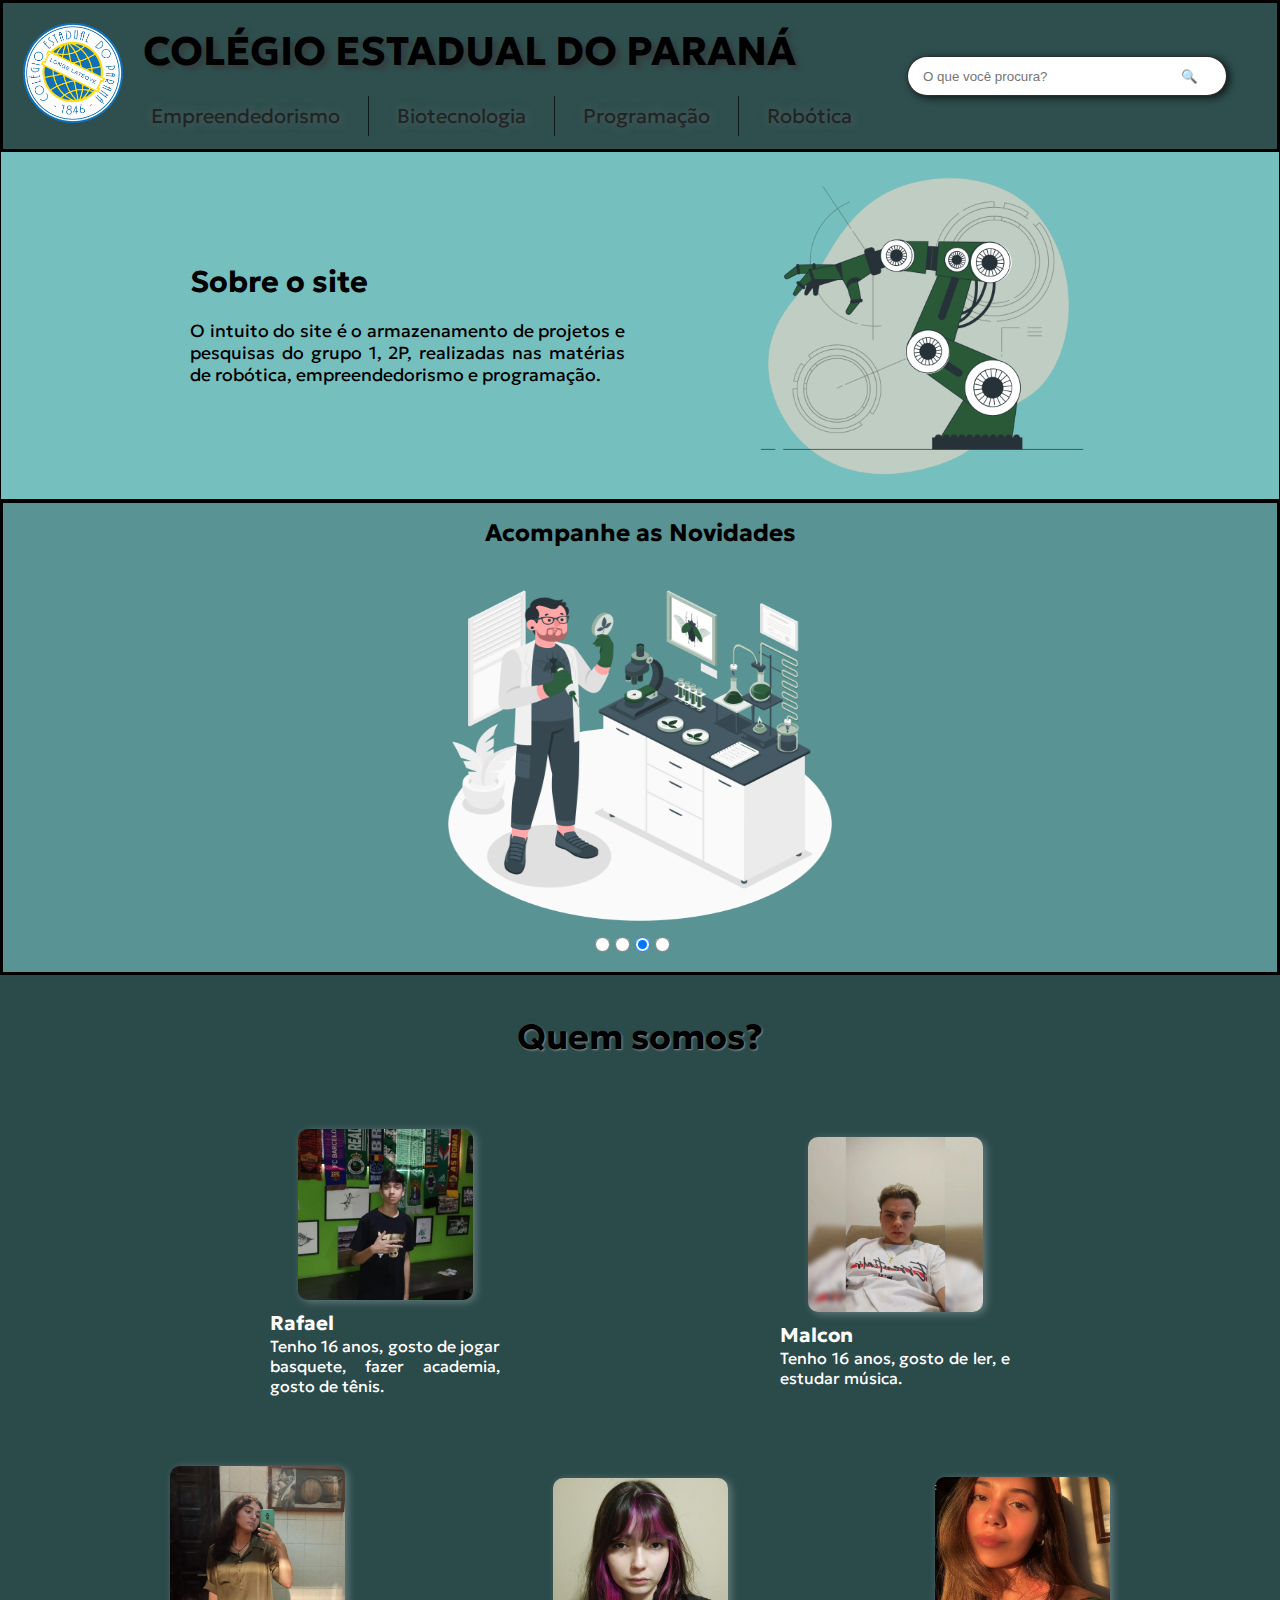
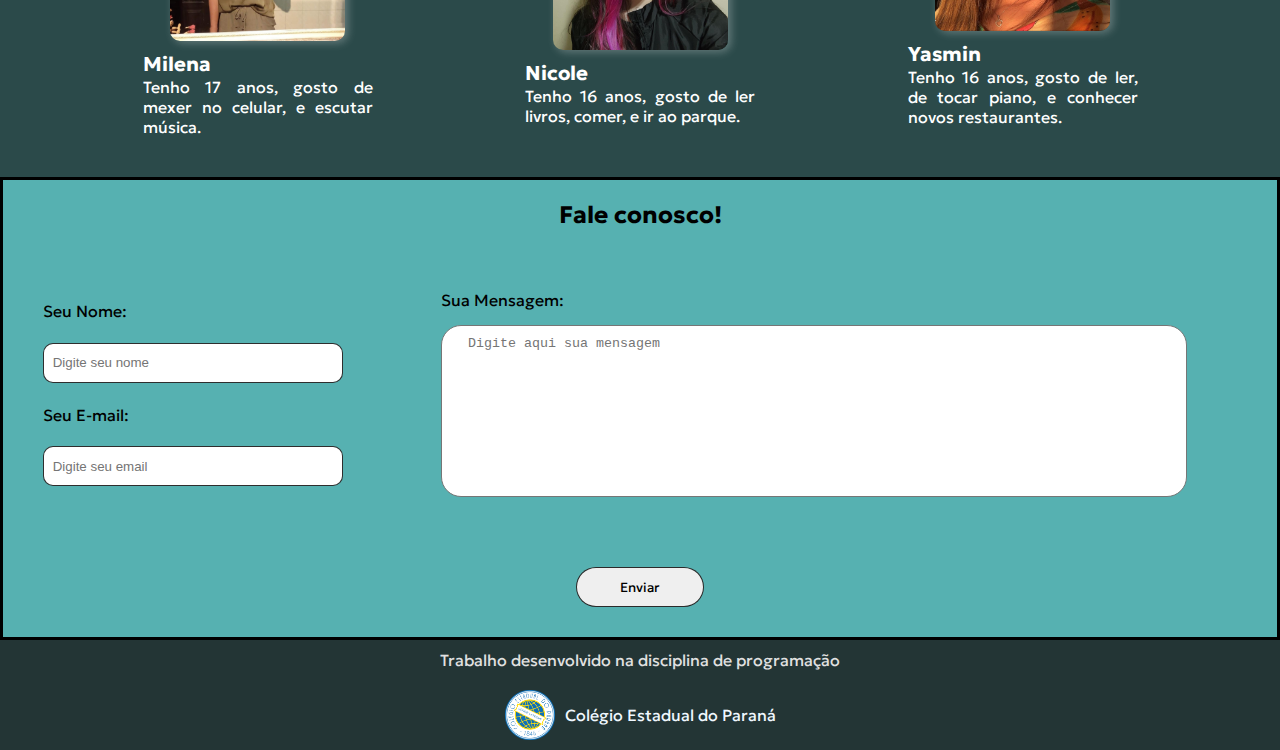
<file: index.html>
<!DOCTYPE html>
<html lang="pt-br">
<head>
    <meta charset="UTF-8">
    <meta name="viewport" content="width=device-width, initial-scale=1.0">
    <title>Projetos - Grupo 1</title>
    <link rel="stylesheet" href="CSS/style.css">
    <link rel="shortcut icon" href="Imagens/logonova.png" type="image/x-icon">
    <link rel="stylesheet" href="https://fonts.googleapis.com/css2?family=Material+Symbols+Outlined:opsz,wght,FILL,GRAD@20..48,100..700,0..1,-50..200" />
    <script>
        window.onload = function() {
            window.location.href = '#cabeçalho'; 
        };
    </script>
</head>
<body>
    <header id="cabeçalho">
        <div class="inicio">
            <div class="inicio-mobile">
                <img id="burger" src="Imagens/menu-aberto.png" alt="Menu" onclick="clickMenu()">
                <a href="https://www.cep.pr.gov.br/" target="_blank"><img id="logo" src="Imagens/logonova.png" alt="Logo-CEP"></a>
            </div>
            <div class="menu">
                <div class="menu-mobile">
                    <div class="navbar">
                        <nav>
                            <ul class="menu-list">
                                <li><a href="empreendedorismo.html">Empreendedorismo</a></li>
                                <li><a href="biotecnologia.html">Biotecnologia</a></li>
                                <li><a href="programacao.html">Programação</a></li>
                                <li><a href="robotica.html">Robótica</a></li>
                            </ul>
                        </nav>
                    </div>
                 </div>
                <nav class="bar">
                    <a href="https://www.cep.pr.gov.br/" target="_blank"><img id="logo-pc" src="Imagens/logonova.png" alt="Logo-CEP"></a>
                    <div class="home">
                        <h1>COLÉGIO ESTADUAL DO PARANÁ</h1>
                        <ul class="menu-list">
                            <li><a href="empreendedorismo.html">Empreendedorismo</a></li>
                            <li><a href="biotecnologia.html">Biotecnologia</a></li>
                            <li><a href="programacao.html">Programação</a></li>
                            <li><a href="robotica.html">Robótica</a></li>
                        </ul>
                    </div>
                </nav>
                <input type="search" id="searchInput" placeholder="O que você procura?                                    🔍">   
        </div>
    </div>
    <script>
        function clickMenu() {
            
            let navbar = document.querySelector('.navbar')
            
            if(navbar.style.display == 'block') {
                
                navbar.style.display = 'none'
                
            } else {
                
                navbar.style.display = 'block'
            }
    
        }
       
    </script>
    </header>

    <main>
        <article>
            <div class="texto">
                <h1>Sobre o site</h1> <br>
                <p>O intuito do site é o armazenamento de projetos e pesquisas do grupo 1, 2P, realizadas nas matérias de robótica, empreendedorismo e programação.</p>
            </div>
            <img src="Imagens/Robot-arm-bro.png" alt="Foto robótica">
        </article> 
        
        <section id="slides">
            <h2>Acompanhe as Novidades</h2>
            <div class="slide-list">
                <ul class="lista-fotos" style="left: calc(-400%);">
                    <li>
                        <a href="empreendedorismo.html">
                            <img class="redondo" src="Imagens/brand-communication-amico.png" alt="Slide-2">
                        </a>
                    </li>
                    <li>
                        <a href="biotecnologia.html">
                            <img class="redondo" src="Imagens/Biologist-amico.png" alt="Slide-3">
                        </a>
                    </li>
                    <li>
                        <a href="programacao.html">
                            <img class="redondo" src="Imagens/Open-source-amico.png" alt="Slide-4">
                        </a>
                    </li>
                    <li>
                        <a href="robotica.html">
                            <img class="redondo" src="Imagens/Robotics-pana.png" alt="Slide-1">
                        </a>
                    </li>
                </ul>
            </div>

            <div id="bolinhas">
                <input type="radio" class="slides-bolinha" name="bolinha" checked>
                <input type="radio" class="slides-bolinha" name="bolinha">
                <input type="radio" class="slides-bolinha" name="bolinha">
                <input type="radio" class="slides-bolinha" name="bolinha">
            </div>
        </section>
        <script>
            
        const slideControllers = document.querySelectorAll('.slides-bolinha');
        const slidesList = document.querySelector('.lista-fotos');
        let currentSlide = 0;

        slideControllers.forEach((controller, index) => {
            controller.addEventListener('click', () => {
                currentSlide = index;
                slidesList.style.left = `calc(${index} * -100%)`;
            });
        });

        function autoChangeSlide() {
            currentSlide = (currentSlide + 1) % slideControllers.length;
            slideControllers[currentSlide].checked = true;
            slidesList.style.left = `calc(${currentSlide} * -100%)`;
        }

        autoChangeSlide();
        setInterval(autoChangeSlide, 10000);
    
        </script>
        <section id="integrantes">
            <h2>Quem somos?</h2>

            <div class="int-1">
                <figure>
                    <img class="rafael" src="Imagens/rafael-foto.jpg" alt="Foto-Rafael">
                    <figcaption>
                        <strong>Rafael</strong> <br>
                        Tenho 16 anos, gosto de jogar basquete, fazer academia, gosto de tênis.
                    </figcaption>
                </figure>
                <figure>
                    <img src="Imagens/Malcon-Foto.jpeg" alt="Foto-Malcon">
                    <figcaption>
                        <strong>Malcon</strong> <br>
                        Tenho 16 anos, gosto de ler, e estudar música.
                    </figcaption>
                </figure>
            </div>

            <div class="int-2">
                <figure>
                    <img class="milena" src="Imagens/Milena-foto.jpg" alt="Foto-Milena">
                    <figcaption>
                        <strong>Milena</strong> <br>
                        Tenho 17 anos, gosto de mexer no celular, e escutar música.
                    </figcaption>
                </figure>
                <figure>
                    <img src="Imagens/Nicole-Foto.jpeg" alt="Foto-Nicole">
                    <figcaption>
                        <strong>Nicole</strong> <br>
                        Tenho 16 anos, gosto de ler livros, comer, e ir ao parque.
                    </figcaption>
                </figure>
                <figure>
                    <img src="Imagens/Yasmin-Foto.jpeg" alt="Foto-Yasmin">
                    <figcaption>
                        <strong>Yasmin</strong> <br>
                        Tenho 16 anos, gosto de ler, de tocar piano, e conhecer novos restaurantes.
                    </figcaption>
                </figure>
            </div>

        </section>

        <section id="formulario">
            <h2>Fale conosco!</h2>
            <form action="https://formspree.io/f/meqboypg" method="POST">
                
                <div class="form">
                    <div class="name-email">
                        <label for="nome">Seu Nome:</label>
                        <input type="text" name="name" id="nome" placeholder=" Digite seu nome" required autocomplete="name" autofocus>
                        <label for="email">Seu E-mail:</label>
                        <input type="email" name="mail" id="email" placeholder=" Digite seu email" required autocomplete="email">
                    </div>
                    <div class="msg">
                        <label for="mensagem">Sua Mensagem:</label>
                        <textarea name="message" id="mensagem" cols="30" rows="10" placeholder="  Digite aqui sua mensagem" required minlength="5" maxlength="100" ></textarea>
                    </div>
                </div>

                <input type="submit" id="acionar" name="submeter" value="Enviar">
        
            </form>
        </section>
    </main>
    <footer>
        <p class="text-footer">Trabalho desenvolvido na disciplina de programação</p> 
        <p class="cep"><img src="Imagens/logonova.png" alt="Logo-CEP"> <a href="https://www.cep.pr.gov.br/">Colégio Estadual do Paraná</a></p>
    </footer>
</body>
</html>
</file>
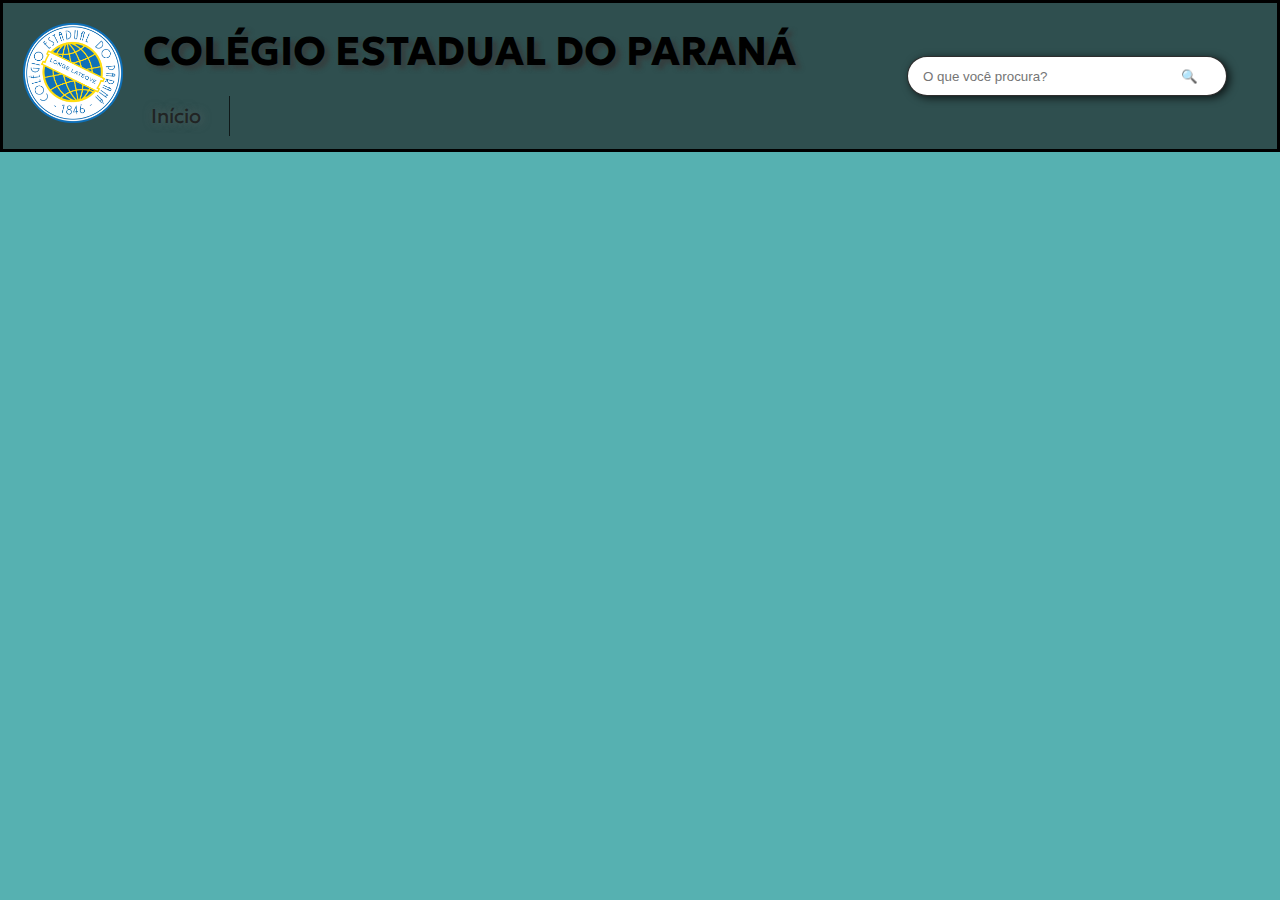
<file: biotecnologia.html>
<!DOCTYPE html>
<html lang="pt-br">
<head>
    <meta charset="UTF-8">
    <meta name="viewport" content="width=device-width, initial-scale=1.0">
    <title>Biotecnologia</title>
    <link rel="stylesheet" href="CSS/style.css">
    <link rel="shortcut icon" href="Imagens/logonova.png" type="image/x-icon">
    <script>
        window.onload = function() {
            window.location.href = '#cabeçalho'; 
        };
    </script>
</head>
<body>
    <header id="cabeçalho">
        <div class="inicio">
            <div class="inicio-mobile">
                <img id="burger" src="Imagens/menu-aberto.png" alt="Menu" onclick="clickMenu()">
                <a href="https://www.cep.pr.gov.br/" target="_blank"><img id="logo" src="Imagens/logonova.png" alt="Logo-CEP"></a>
            </div>
            <div class="menu">
                <div class="menu-mobile">
                    <div class="navbar">
                        <nav>
                            <ul class="menu-list">
                                <li><a href="index.html">Início</a></li>
                            </ul>
                        </nav>
                    </div>
                 </div>
                <nav class="bar">
                    <a href="https://www.cep.pr.gov.br/" target="_blank"><img id="logo-pc" src="Imagens/logonova.png" alt="Logo-CEP"></a>
                    <div class="home">
                        <h1>COLÉGIO ESTADUAL DO PARANÁ</h1>
                        <ul class="menu-list">
                            <li><a href="index.html">Início</a></li>
                        </ul>
                    </div>
                </nav>
                <input type="search" id="searchInput" placeholder="O que você procura?                                    🔍">   
        </div>
    </div>
    <script>
        function clickMenu() {
            
            let navbar = document.querySelector('.navbar')
            
            if(navbar.style.display == 'block') {
                
                navbar.style.display = 'none'
                
            } else {
                
                navbar.style.display = 'block'
            }
    
        }

        
       
    </script>
</file>
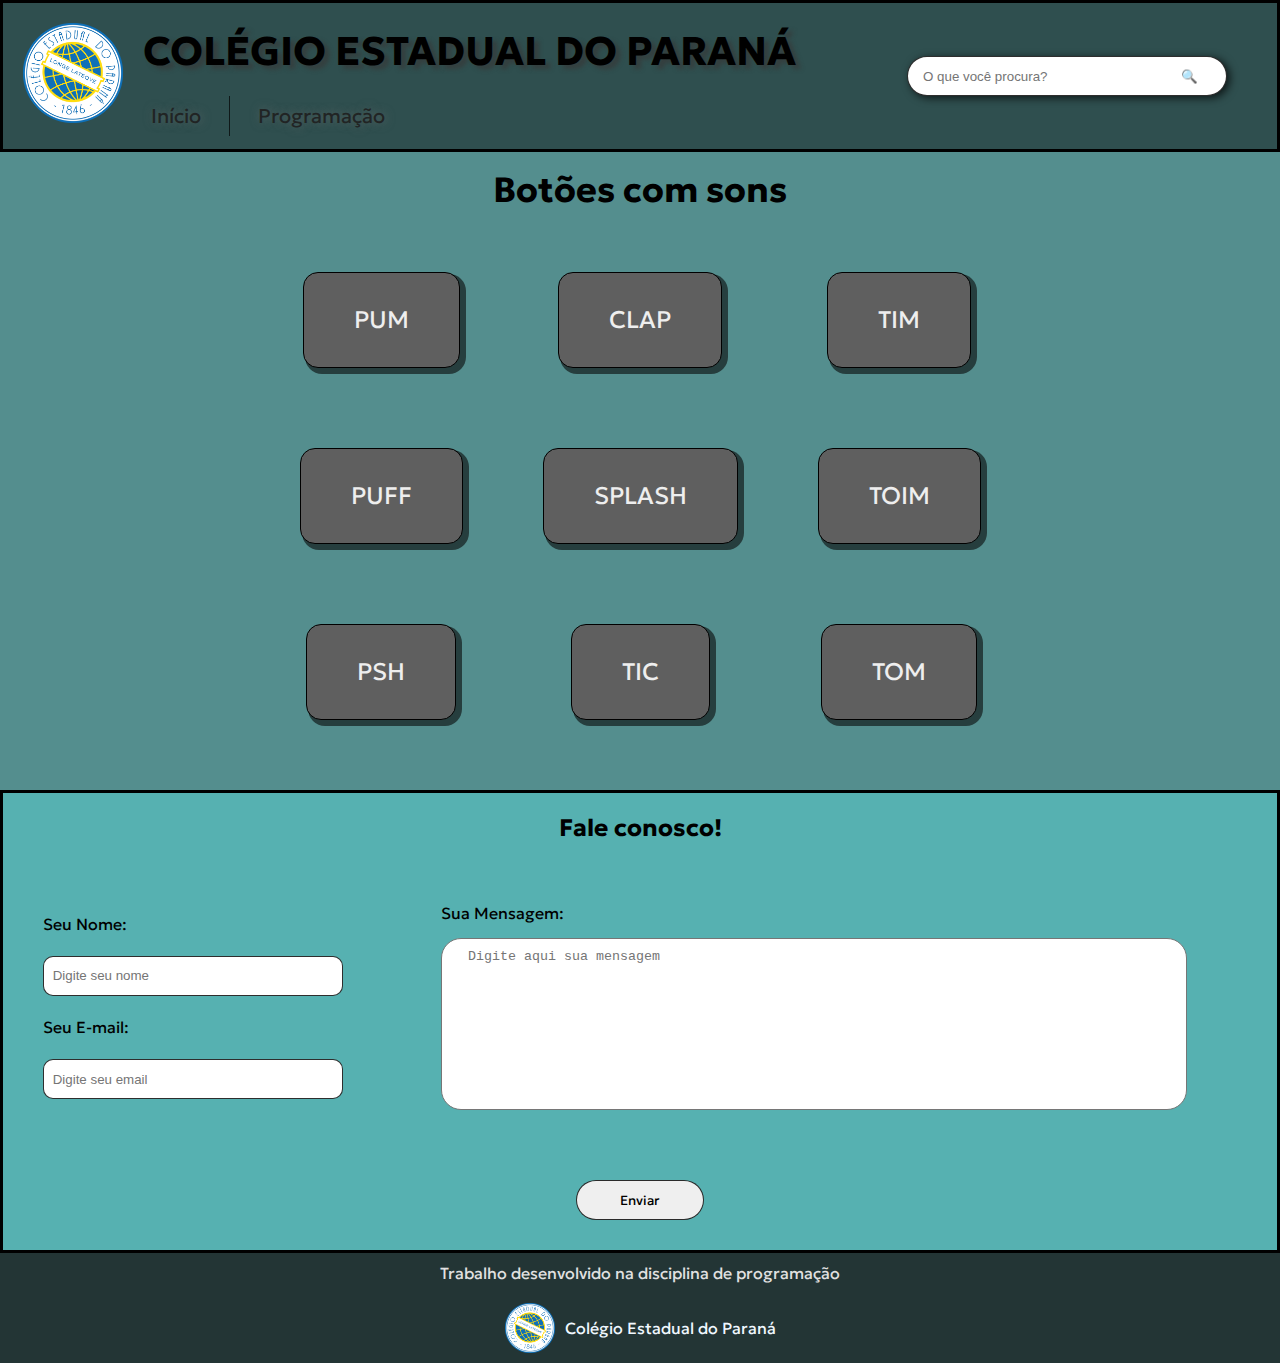
<file: botoes.html>
<!DOCTYPE html>
<html lang="pt-br">
<head>
    <meta charset="UTF-8">
    <meta name="viewport" content="width=device-width, initial-scale=1.0">
    <title>Programação</title>
    <link rel="stylesheet" href="CSS/style.css">
    <link rel="stylesheet" href="CSS/robotica.css">
    <link rel="stylesheet" href="CSS/trabalho-1.css">
    <link rel="stylesheet" href="CSS/programacao.css">
    <link rel="stylesheet" href="CSS/botoes.css">
    <link rel="shortcut icon" href="Imagens/logonova.png" type="image/x-icon">
    <link rel="stylesheet" href="https://fonts.googleapis.com/css2?family=Material+Symbols+Outlined:opsz,wght,FILL,GRAD@20..48,100..700,0..1,-50..200" />
    <script>
        window.onload = function() {
            window.location.href = '#cabeçalho'; 
        };
    </script>
</head>
<body>
    <header id="cabeçalho">
    <div class="inicio">
        <div class="inicio-mobile">
                <img id="burger" src="Imagens/menu-aberto.png" alt="Menu" onclick="clickMenu()">
                <a href="https://www.cep.pr.gov.br/" target="_blank"><img id="logo" src="Imagens/logonova.png" alt="Logo-CEP"></a>
            </div>
        <div class="menu">
            <div class="menu-mobile">
                    <div class="navbar">
                        <nav>
                            <ul class="menu-list">
                                <li><a href="index.html">Início</a></li> 
                                <li><a href="programacao.html">Programação</a></li>
                            </ul>
                        </nav>
                    </div>
                </div>
                <nav class="bar">
                    <a href="https://www.cep.pr.gov.br/" target="_blank"><img id="logo-pc" src="Imagens/logonova.png" alt="Logo-CEP"></a>
                    <div class="home">
                        <h1>COLÉGIO ESTADUAL DO PARANÁ</h1>
                        <ul class="menu-list">
                            <li><a href="index.html">Início</a></li>
                            <li><a href="programacao.html">Programação</a></li>
                        </ul>
                    </div>
                </nav>
                <input type="search" id="searchInput" placeholder="O que você procura?                                    🔍">
                
                
        </div>
    </div>
    <script>
        function clickMenu() {
            
            let navbar = document.querySelector('.navbar')
            
            if(navbar.style.display == 'block') {
                
                navbar.style.display = 'none'
                
            } else {
                
                navbar.style.display = 'block'
            }
    
        }
       
    </script>
    </header>

    <main>
        
        <section id="buttons">
            <h1>Botões com sons</h1>
            <div class="botao">
                <div class="botao-col-1">
                   <button id="pum" type="button">PUM</button>
                   <audio id="PUM" src="audios/keyc.wav"></audio>
                   <button id="puff" type="button">PUFF</button>
                   <audio id="PUFF" src="audios/keya.wav"></audio>
                   <button id="psh" type="button">PSH</button>
                   <audio id="PSH" src="audios/keyz.wav"></audio>
                </div>
                <div class="botao-col-2">
                   <button id="clap" type="button">CLAP</button>
                   <audio id="CLAP" src="audios/keyw.wav"></audio>
                   <button id="splash" type="button">SPLASH</button>
                   <audio id="SPLASH" src="audios/keys.wav"></audio>
                   <button id="tic" type="button">TIC</button>
                   <audio id="TIC" src="audios/keyx.wav"></audio>
                </div>
                <div class="botao-col-3">
                   <button id="tim" type="button">TIM</button>
                   <audio id="TIM" src="audios/keye.wav"></audio>
                   <button id="toim" type="button">TOIM</button>
                   <audio id="TOIM" src="audios/keyd.wav"></audio>
                   <button id="tom" type="button">TOM</button>
                   <audio id="TOM" src="audios/keyq.wav"></audio>
                </div>
            </div>
            <script>
                let pum = document.querySelector('#pum');
                let audioPum = document.querySelector('#PUM');

                let puff = document.querySelector('#puff');
                let audioPuff = document.querySelector('#PUFF');

                let psh = document.querySelector('#psh');
                let audioPsh = document.querySelector('#PSH');

                let clap = document.querySelector('#clap');
                let audioClap = document.querySelector('#CLAP');

                let splash = document.querySelector('#splash');
                let audioSplash = document.querySelector('#SPLASH');

                let tic = document.querySelector('#tic');
                let audioTic = document.querySelector('#TIC');

                let tim = document.querySelector('#tim');
                let audioTim = document.querySelector('#TIM');

                let toim = document.querySelector('#toim');
                let audioToim = document.querySelector('#TOIM');

                let tom = document.querySelector('#tom');
                let audioTom = document.querySelector('#TOM');

                pum.addEventListener('click', () => {
                    
                    audioPum.currentTime = 0;
                    audioPum.play();

                });

                puff.addEventListener('click', () => {
                    
                    audioPuff.currentTime = 0;
                    audioPuff.play();

                });
                
                psh.addEventListener('click', () => {
                    
                    audioPsh.currentTime = 0;
                    audioPsh.play();

                });

                clap.addEventListener('click', () => {
                    
                    audioClap.currentTime = 0;
                    audioClap.play();

                });

                splash.addEventListener('click', () => {
                    
                    audioSplash.currentTime = 0;
                    audioSplash.play();

                });

                tic.addEventListener('click', () => {
                    
                    audioTic.currentTime = 0;
                    audioTic.play();

                });

                tim.addEventListener('click', () => {
                    
                    audioTim.currentTime = 0;
                    audioTim.play();

                });

                toim.addEventListener('click', () => {
                    
                    audioToim.currentTime = 0;
                    audioToim.play();

                });

                tom.addEventListener('click', () => {
                    
                    audioTom.currentTime = 0;
                    audioTom.play();

                });
                
            </script>
        </section>

        <section id="formulario">
            <h2>Fale conosco!</h2>
            <form action="https://formspree.io/f/meqboypg" method="POST">
                
                <div class="form">
                    <div class="name-email">
                        <label for="nome">Seu Nome:</label>
                        <input type="text" name="name" id="nome" placeholder=" Digite seu nome" required autocomplete="name" autofocus>
                        <label for="email">Seu E-mail:</label>
                        <input type="email" name="mail" id="email" placeholder=" Digite seu email" required autocomplete="email">
                    </div>
                    <div class="msg">
                        <label for="mensagem">Sua Mensagem:</label>
                        <textarea name="message" id="mensagem" cols="30" rows="10" placeholder="  Digite aqui sua mensagem" required minlength="5" maxlength="100" ></textarea>
                    </div>
                </div>

                <input type="submit" id="acionar" name="submeter" value="Enviar">
        
            </form>
        </section>
        
    </main>
    <footer>
        <p class="text-footer">Trabalho desenvolvido na disciplina de programação</p> 
        <p class="cep"><img src="Imagens/logonova.png" alt="Logo-CEP"> <a href="https://www.cep.pr.gov.br/">Colégio Estadual do Paraná</a></p>
    </footer>
</body>
</html>
</file>
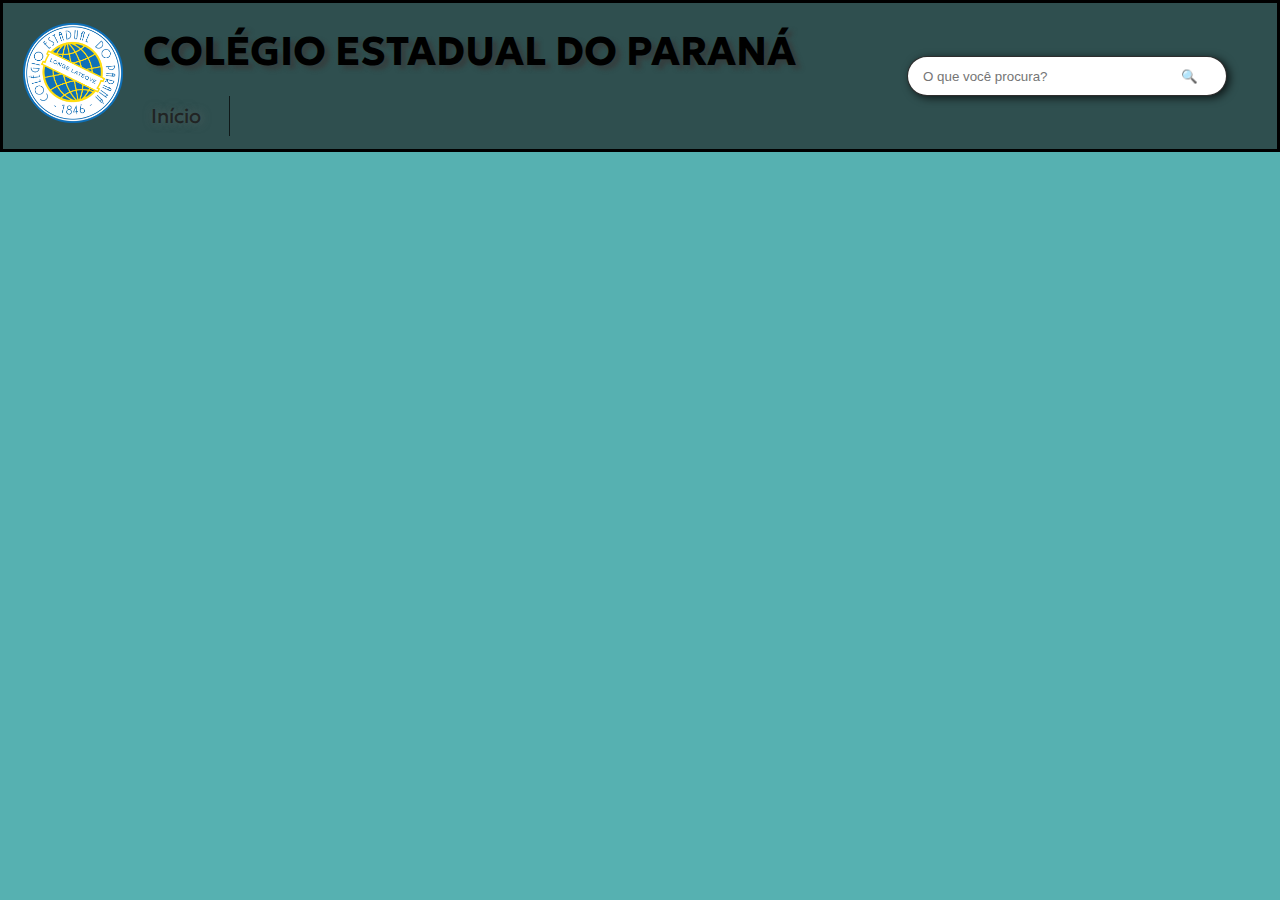
<file: empreendedorismo.html>
<!DOCTYPE html>
<html lang="pt-br">
<head>
    <meta charset="UTF-8">
    <meta name="viewport" content="width=device-width, initial-scale=1.0">
    <title>Empreendedorismo</title>
    <link rel="stylesheet" href="CSS/style.css">
    <link rel="shortcut icon" href="Imagens/logonova.png" type="image/x-icon">
    <script>
        window.onload = function() {
            window.location.href = '#cabeçalho'; 
        };
    </script>
</head>
<body>
    <header id="cabeçalho">
        <div class="inicio">
            <div class="inicio-mobile">
                <img id="burger" src="Imagens/menu-aberto.png" alt="Menu" onclick="clickMenu()">
                <a href="https://www.cep.pr.gov.br/" target="_blank"><img id="logo" src="Imagens/logonova.png" alt="Logo-CEP"></a>
            </div>
            <div class="menu">
                <div class="menu-mobile">
                    <div class="navbar">
                        <nav>
                            <ul class="menu-list">
                                <li><a href="index.html">Início</a></li>
                            </ul>
                        </nav>
                    </div>
                 </div>
                <nav class="bar">
                    <a href="https://www.cep.pr.gov.br/" target="_blank"><img id="logo-pc" src="Imagens/logonova.png" alt="Logo-CEP"></a>
                    <div class="home">
                        <h1>COLÉGIO ESTADUAL DO PARANÁ</h1>
                        <ul class="menu-list">
                            <li><a href="index.html">Início</a></li>
                        </ul>
                    </div>
                </nav>
                <input type="search" id="searchInput" placeholder="O que você procura?                                    🔍">   
        </div>
    </div>
    <script>
        function clickMenu() {
            
            let navbar = document.querySelector('.navbar')
            
            if(navbar.style.display == 'block') {
                
                navbar.style.display = 'none'
                
            } else {
                
                navbar.style.display = 'block'
            }
    
        }

        
       
    </script>
</file>
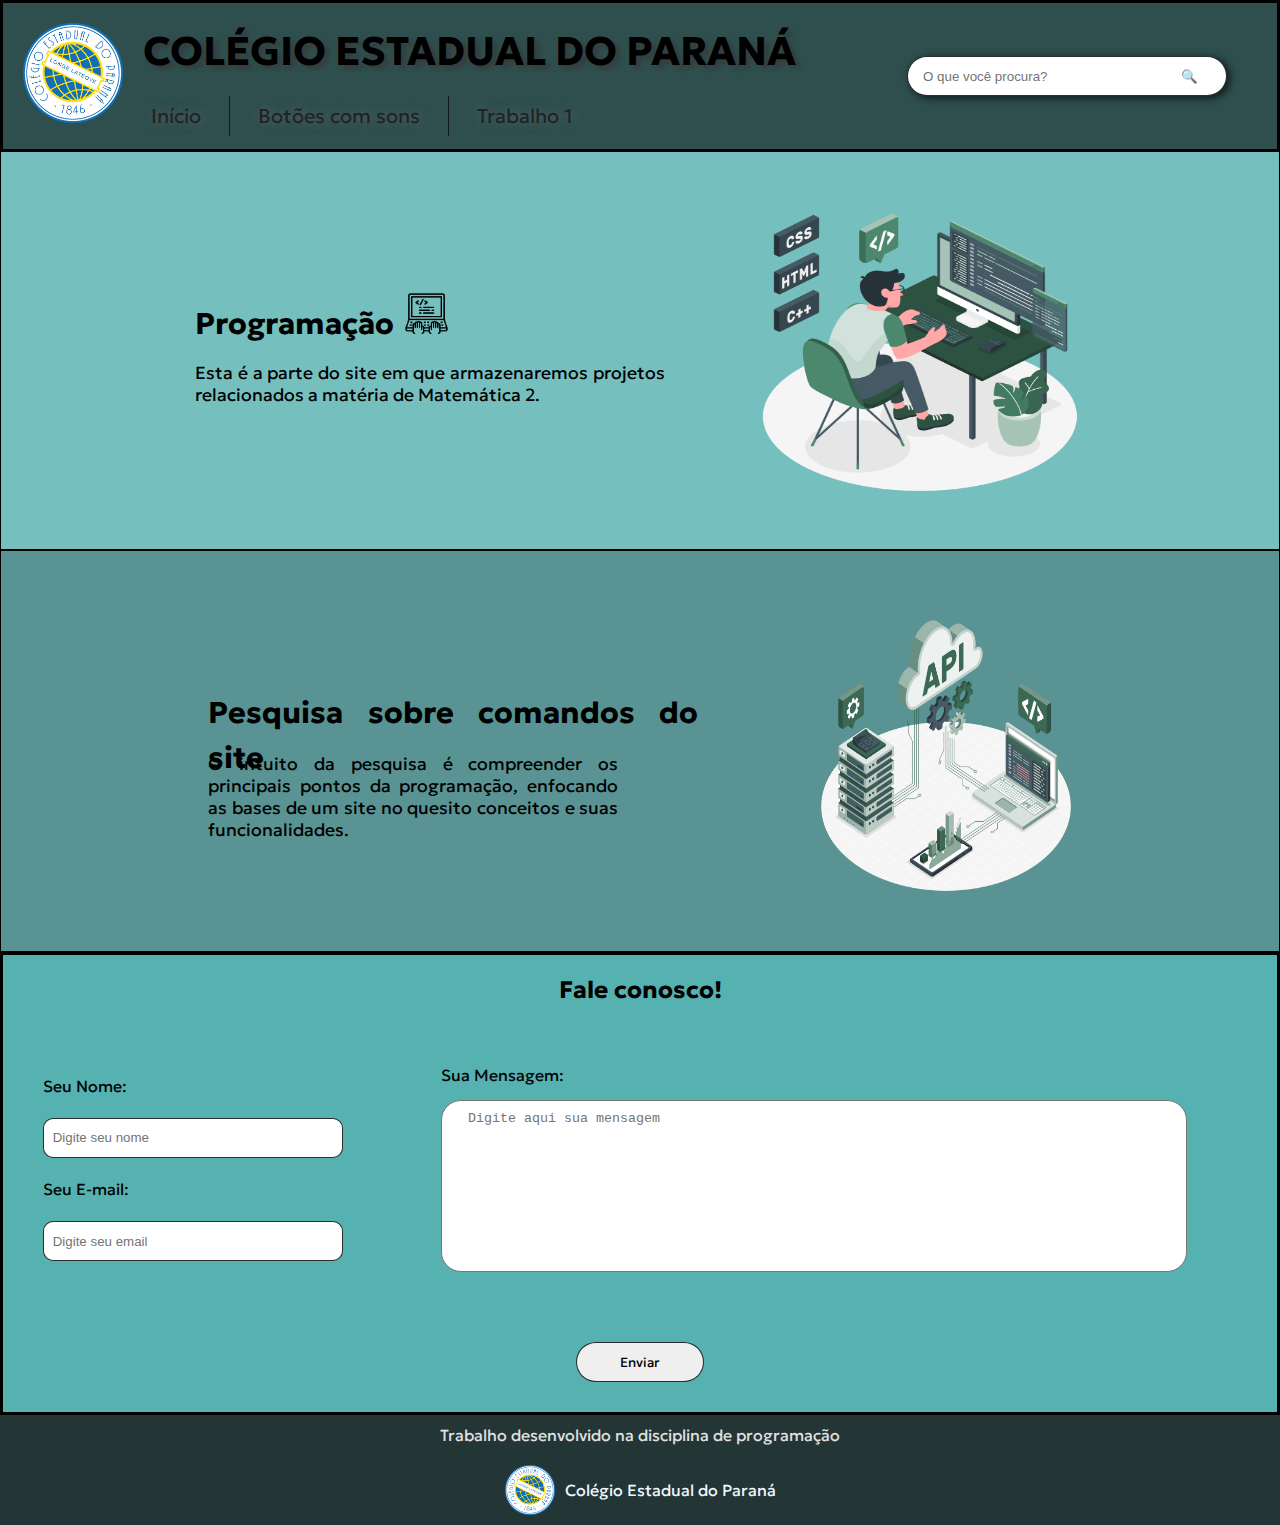
<file: programacao.html>
<!DOCTYPE html>
<html lang="pt-br">
<head>
    <meta charset="UTF-8">
    <meta name="viewport" content="width=device-width, initial-scale=1.0">
    <title>Programação</title>
    <link rel="stylesheet" href="CSS/style.css">
    <link rel="stylesheet" href="CSS/robotica.css">
    <link rel="stylesheet" href="CSS/trabalho-1.css">
    <link rel="stylesheet" href="CSS/programacao.css">
    <link rel="shortcut icon" href="Imagens/logonova.png" type="image/x-icon">
    <link rel="stylesheet" href="https://fonts.googleapis.com/css2?family=Material+Symbols+Outlined:opsz,wght,FILL,GRAD@20..48,100..700,0..1,-50..200" />
    <script>
        window.onload = function() {
            window.location.href = '#cabeçalho'; 
        };
    </script>
</head>
<body>
    <header id="cabeçalho">
    <div class="inicio">
        <div class="inicio-mobile">
                <img id="burger" src="Imagens/menu-aberto.png" alt="Menu" onclick="clickMenu()">
                <a href="https://www.cep.pr.gov.br/" target="_blank"><img id="logo" src="Imagens/logonova.png" alt="Logo-CEP"></a>
            </div>
        <div class="menu">
            <div class="menu-mobile">
                    <div class="navbar">
                        <nav>
                            <ul class="menu-list">
                                <li><a href="index.html">Início</a></li> 
                                <li><a href="botoes.html">Botões com sons</a></li>
                                <li><a href="trabalho-prog-1.html">Trabalho 1</a></li>
                            </ul>
                        </nav>
                    </div>
                </div>
                <nav class="bar">
                    <a href="https://www.cep.pr.gov.br/" target="_blank"><img id="logo-pc" src="Imagens/logonova.png" alt="Logo-CEP"></a>
                    <div class="home">
                        <h1>COLÉGIO ESTADUAL DO PARANÁ</h1>
                        <ul class="menu-list">
                            <li><a href="index.html">Início</a></li> 
                            <li><a href="botoes.html">Botões com sons</a></li>
                            <li><a href="trabalho-prog-1.html">Trabalho 1</a></li>
                        </ul>
                    </div>
                </nav>
                <input type="search" id="searchInput" placeholder="O que você procura?                                    🔍">
                
                
        </div>
    </div>
    <script>
        function clickMenu() {
            
            let navbar = document.querySelector('.navbar')
            
            if(navbar.style.display == 'block') {
                
                navbar.style.display = 'none'
                
            } else {
                
                navbar.style.display = 'block'
            }
    
        }
       
    </script>
    </header>

    <main>
        <article class="container-1">
            <div class="texto">
                <h1>Programação</h1>
                <p>Esta é a parte do site em que armazenaremos projetos relacionados a matéria de Matemática 2.</p>
            </div>
            <img src="Imagens/foto-prog-1.png" alt="Foto Programação">
        </article>

        <article class="materiais">
            <div class="texto">
                <h1>Pesquisa sobre comandos do site</h1>
                <p>O intuito da pesquisa é compreender os principais pontos da programação, enfocando as bases de um site no quesito conceitos e suas funcionalidades.</p>
            </div>
            <img class="image" src="Imagens/foto-prog-2.png" alt="Foto Programação">
        </article>
        
        

        <section id="formulario">
            <h2>Fale conosco!</h2>
            <form action="https://formspree.io/f/meqboypg" method="POST">
                
                <div class="form">
                    <div class="name-email">
                        <label for="nome">Seu Nome:</label>
                        <input type="text" name="name" id="nome" placeholder=" Digite seu nome" required autocomplete="name" autofocus>
                        <label for="email">Seu E-mail:</label>
                        <input type="email" name="mail" id="email" placeholder=" Digite seu email" required autocomplete="email">
                    </div>
                    <div class="msg">
                        <label for="mensagem">Sua Mensagem:</label>
                        <textarea name="message" id="mensagem" cols="30" rows="10" placeholder="  Digite aqui sua mensagem" required minlength="5" maxlength="100" ></textarea>
                    </div>
                </div>

                <input type="submit" id="acionar" name="submeter" value="Enviar">
        
            </form>
        </section>
        
    </main>
    <footer>
        <p class="text-footer">Trabalho desenvolvido na disciplina de programação</p> 
        <p class="cep"><img src="Imagens/logonova.png" alt="Logo-CEP"> <a href="https://www.cep.pr.gov.br/">Colégio Estadual do Paraná</a></p>
    </footer>
</body>
</html>
</file>
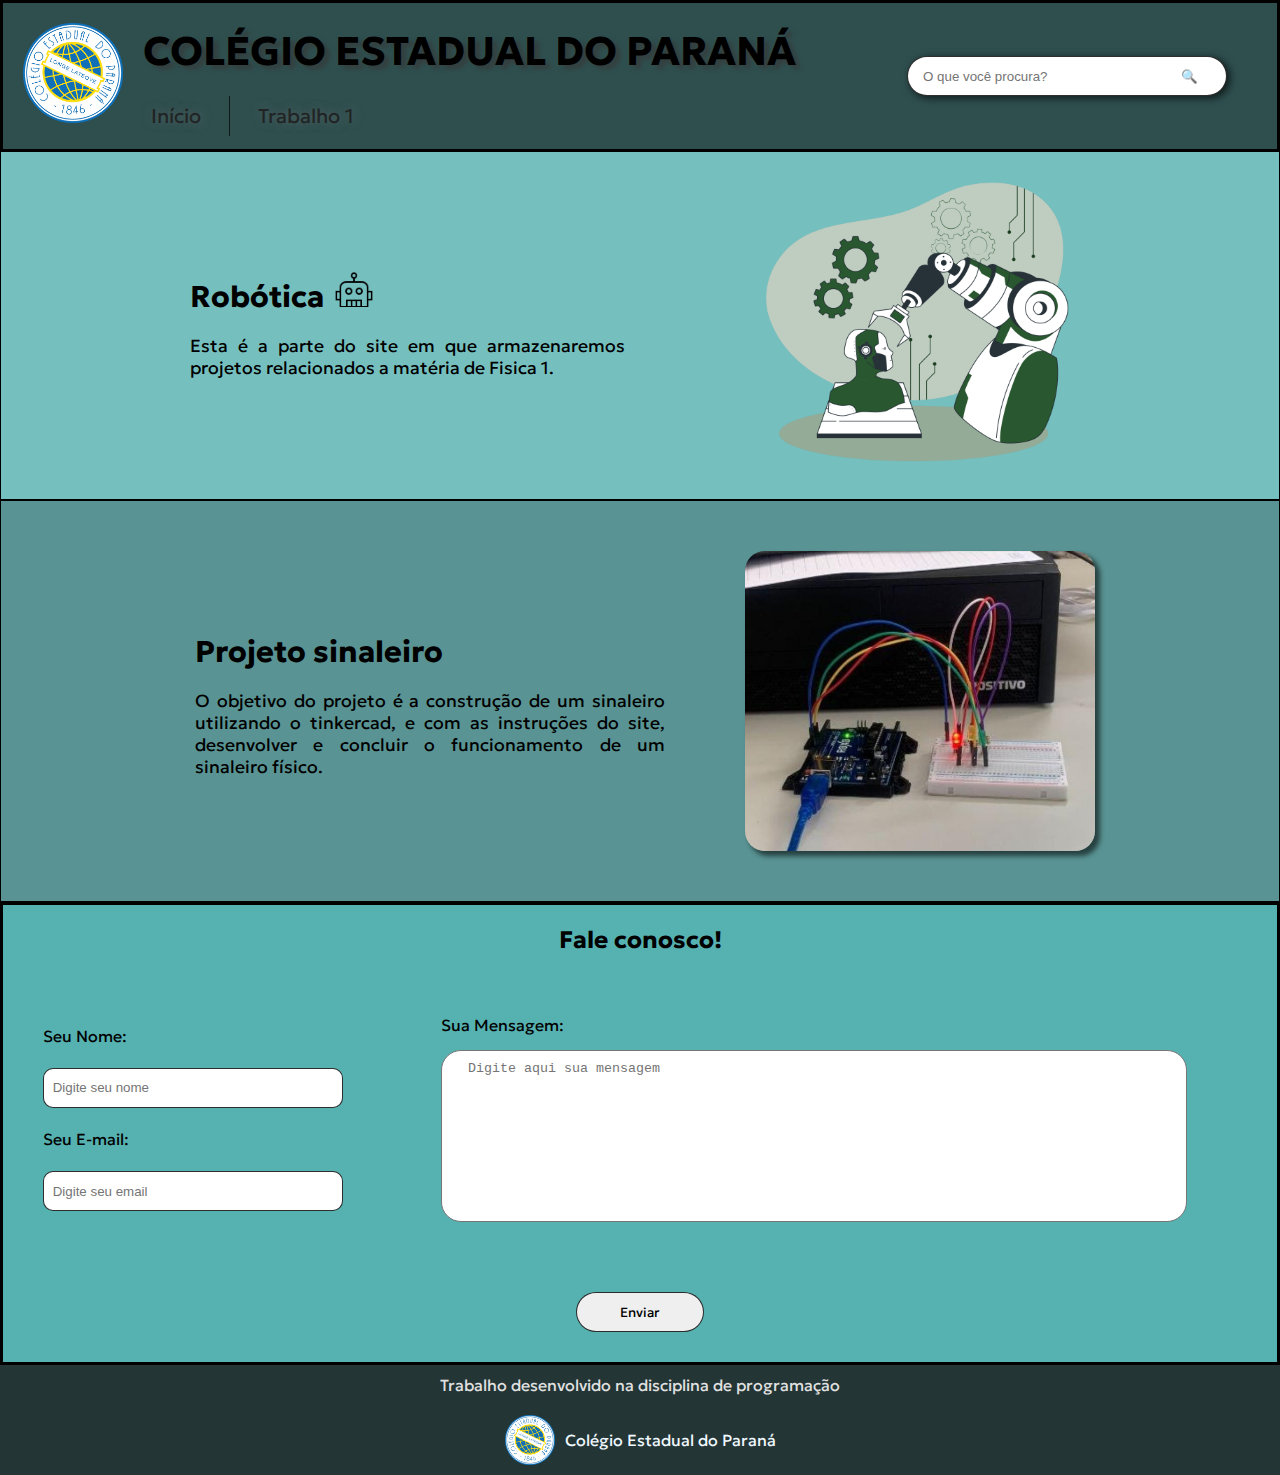
<file: robotica.html>
<!DOCTYPE html>
<html lang="pt-br">
<head>
    <meta charset="UTF-8">
    <meta name="viewport" content="width=device-width, initial-scale=1.0">
    <title>Róbotica</title>
    <link rel="stylesheet" href="CSS/style.css">
    <link rel="stylesheet" href="CSS/robotica.css">
    <link rel="shortcut icon" href="Imagens/logonova.png" type="image/x-icon">
    <link rel="stylesheet" href="https://fonts.googleapis.com/css2?family=Material+Symbols+Outlined:opsz,wght,FILL,GRAD@20..48,100..700,0..1,-50..200" />
    <script>
        window.onload = function() {
            window.location.href = '#cabeçalho'; 
        };
    </script>
</head>
<body>
    <header id="cabeçalho">
    <div class="inicio">
        <div class="inicio-mobile">
                <img id="burger" src="Imagens/menu-aberto.png" alt="Menu" onclick="clickMenu()">
                <a href="https://www.cep.pr.gov.br/" target="_blank"><img id="logo" src="Imagens/logonova.png" alt="Logo-CEP"></a>
            </div>
        <div class="menu">
            <div class="menu-mobile">
                    <div class="navbar">
                        <nav>
                            <ul class="menu-list">
                                <li><a href="index.html">Início</a></li> 
                                <li><a href="trabalho-1.html">Trabalho 1</a></li>
                            </ul>
                        </nav>
                    </div>
                </div>
                <nav class="bar">
                    <a href="https://www.cep.pr.gov.br/" target="_blank"><img id="logo-pc" src="Imagens/logonova.png" alt="Logo-CEP"></a>
                    <div class="home">
                        <h1>COLÉGIO ESTADUAL DO PARANÁ</h1>
                        <ul class="menu-list">
                            <li><a href="index.html">Início</a></li>
                            <li><a href="trabalho-1.html">Trabalho 1</a></li>
                        </ul>
                    </div>
                </nav>
                <input type="search" id="searchInput" placeholder="O que você procura?                                    🔍">
                
                
        </div>
    </div>
    <script>
        function clickMenu() {
            
            let navbar = document.querySelector('.navbar')
            
            if(navbar.style.display == 'block') {
                
                navbar.style.display = 'none'
                
            } else {
                
                navbar.style.display = 'block'
            }
    
        }
       
    </script>
    </header>

    <main>
        <article>
            <div class="texto">
                <h1>Robótica</h1> <br>
                <p>Esta é a parte do site em que armazenaremos projetos relacionados a matéria de Fisica 1.</p>
            </div>
            <img src="Imagens/Robotics-bro-robotica.png" alt="Foto robótica">
        </article> 
        
        <article>
            <div class="texto">
                <h1>Projeto sinaleiro</h1>
                <p>O objetivo do projeto é a construção de um sinaleiro utilizando o tinkercad, e com as instruções do site, desenvolver e concluir o funcionamento de um sinaleiro físico.</p>
            </div>
            <img src="Imagens/Sinaleiro-foto.jpg" alt="Sinaleiro">
        </article>

        <section id="formulario">
            <h2>Fale conosco!</h2>
            <form action="https://formspree.io/f/meqboypg" method="POST">
                
                <div class="form">
                    <div class="name-email">
                        <label for="nome">Seu Nome:</label>
                        <input type="text" name="name" id="nome" placeholder=" Digite seu nome" required autocomplete="name" autofocus>
                        <label for="email">Seu E-mail:</label>
                        <input type="email" name="mail" id="email" placeholder=" Digite seu email" required autocomplete="email">
                    </div>
                    <div class="msg">
                        <label for="mensagem">Sua Mensagem:</label>
                        <textarea name="message" id="mensagem" cols="30" rows="10" placeholder="  Digite aqui sua mensagem" required minlength="5" maxlength="100" ></textarea>
                    </div>
                </div>

                <input type="submit" id="acionar" name="submeter" value="Enviar">
        
            </form>
        </section>
    </main>
    <footer>
        <p class="text-footer">Trabalho desenvolvido na disciplina de programação</p> 
        <p class="cep"><img src="Imagens/logonova.png" alt="Logo-CEP"> <a href="https://www.cep.pr.gov.br/">Colégio Estadual do Paraná</a></p>
    </footer>
</body>
</html>
</file>
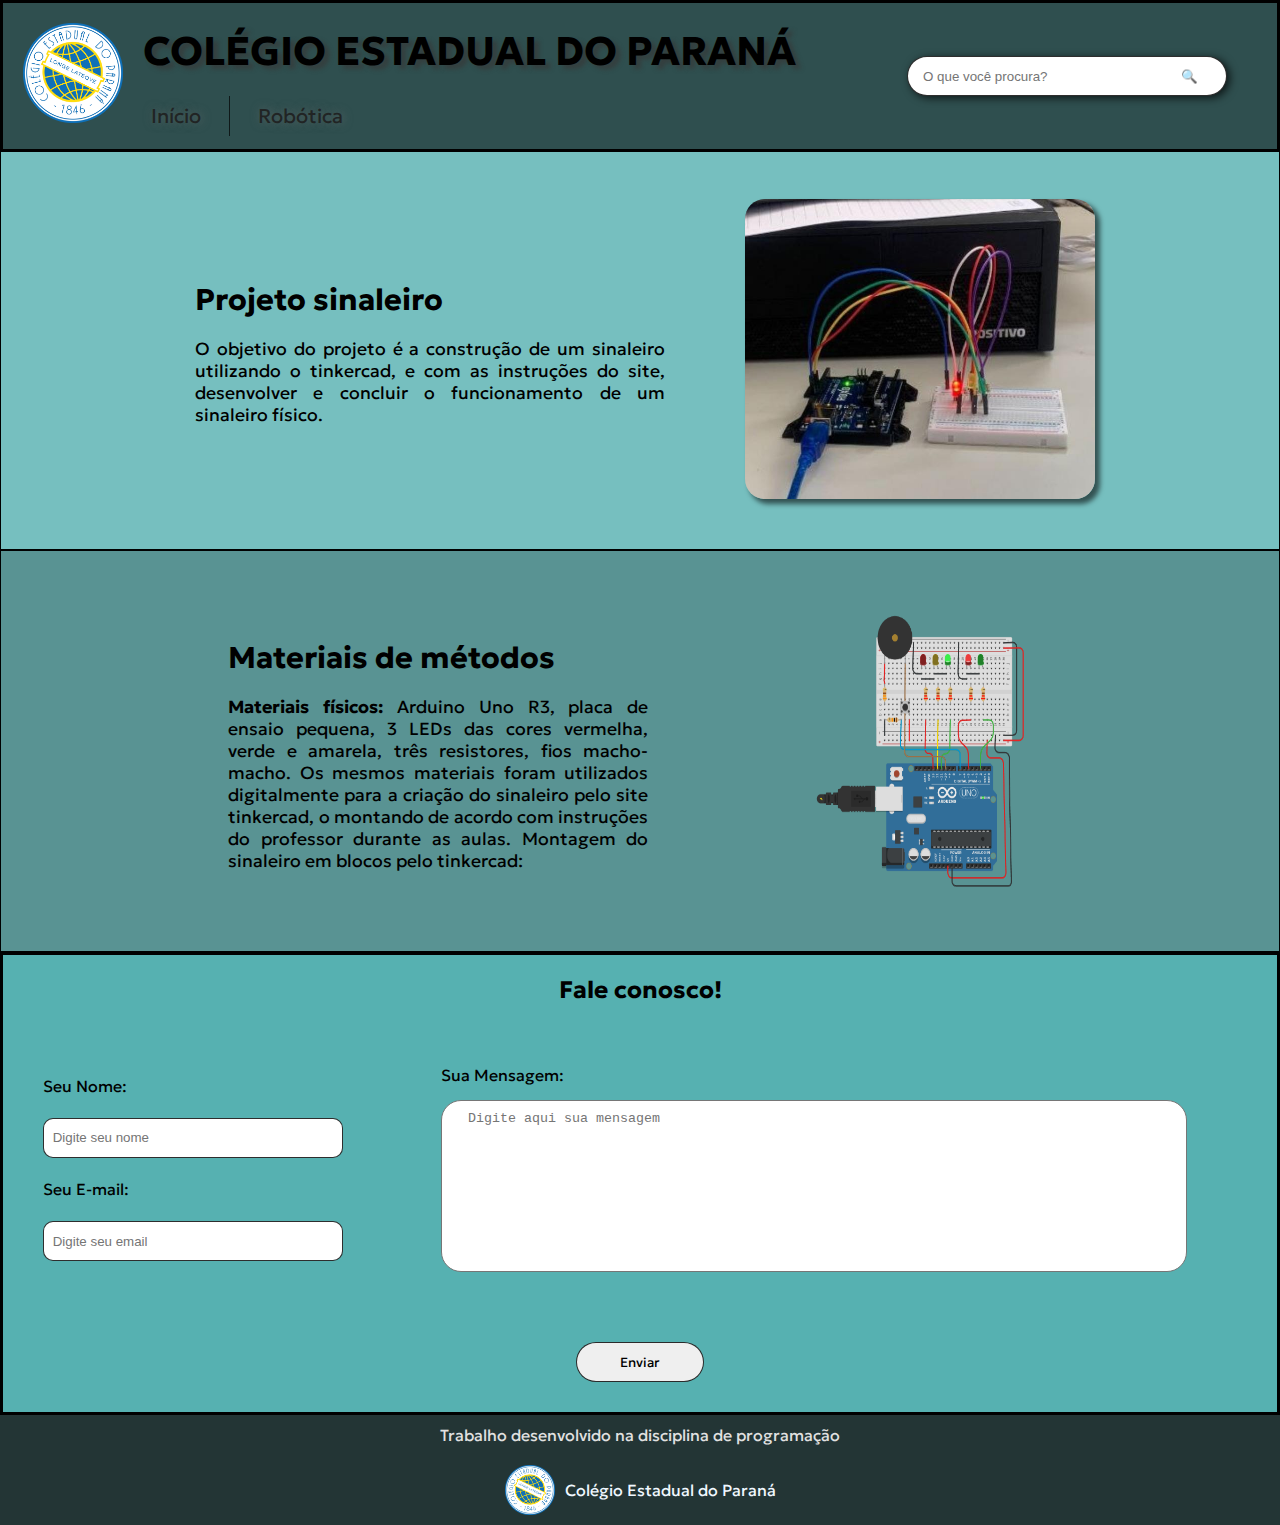
<file: trabalho-1.html>
<!DOCTYPE html>
<html lang="pt-br">
<head>
    <meta charset="UTF-8">
    <meta name="viewport" content="width=device-width, initial-scale=1.0">
    <title>Róbotica - Trabalho 1</title>
    <link rel="stylesheet" href="CSS/style.css">
    <link rel="stylesheet" href="CSS/robotica.css">
    <link rel="stylesheet" href="CSS/trabalho-1.css">
    <link rel="shortcut icon" href="Imagens/logonova.png" type="image/x-icon">
    <link rel="stylesheet" href="https://fonts.googleapis.com/css2?family=Material+Symbols+Outlined:opsz,wght,FILL,GRAD@20..48,100..700,0..1,-50..200" />
    <script>
        window.onload = function() {
            window.location.href = '#cabeçalho'; 
        };
    </script>
</head>
<body>
    <header id="cabeçalho">
    <div class="inicio">
        <div class="inicio-mobile">
                <img id="burger" src="Imagens/menu-aberto.png" alt="Menu" onclick="clickMenu()">
                <a href="https://www.cep.pr.gov.br/" target="_blank"><img id="logo" src="Imagens/logonova.png" alt="Logo-CEP"></a>
            </div>
        <div class="menu">
            <div class="menu-mobile">
                    <div class="navbar">
                        <nav>
                            <ul class="menu-list">
                                <li><a href="index.html">Início</a></li> 
                                <li><a href="robotica.html">Robótica</a></li>
                            </ul>
                        </nav>
                    </div>
                </div>
                <nav class="bar">
                    <a href="https://www.cep.pr.gov.br/" target="_blank"><img id="logo-pc" src="Imagens/logonova.png" alt="Logo-CEP"></a>
                    <div class="home">
                        <h1>COLÉGIO ESTADUAL DO PARANÁ</h1>
                        <ul class="menu-list">
                            <li><a href="index.html">Início</a></li>
                            <li><a href="robotica.html">Robótica</a></li>
                        </ul>
                    </div>
                </nav>
                <input type="search" id="searchInput" placeholder="O que você procura?                                    🔍">
                
                
        </div>
    </div>
    <script>
        function clickMenu() {
            
            let navbar = document.querySelector('.navbar')
            
            if(navbar.style.display == 'block') {
                
                navbar.style.display = 'none'
                
            } else {
                
                navbar.style.display = 'block'
            }
    
        }
       
    </script>
    </header>

    <main>
        <article>
            <div class="texto">
                <h1>Projeto sinaleiro</h1>
                <p>O objetivo do projeto é a construção de um sinaleiro utilizando o tinkercad, e com as instruções do site, desenvolver e concluir o funcionamento de um sinaleiro físico.</p>
            </div>
            <img src="Imagens/Sinaleiro-foto.jpg" alt="Sinaleiro">
        </article>

        <article class="materiais">
            <div class="texto">
                <h1>Materiais de métodos</h1>
                <p><strong>Materiais físicos:</strong> Arduino Uno R3, placa de ensaio pequena, 3 LEDs das cores vermelha, verde e amarela, três resistores, fios macho- macho. Os mesmos materiais foram utilizados digitalmente para a criação do sinaleiro pelo site tinkercad, o montando de acordo com instruções do professor durante as aulas. Montagem do sinaleiro em blocos pelo tinkercad:</p>
            </div>
            <img class="image" src="Imagens/sinaleiro-imagem.png" alt="Sinaleiro">
        </article>

        <section id="formulario">
            <h2>Fale conosco!</h2>
            <form action="https://formspree.io/f/meqboypg" method="POST">
                
                <div class="form">
                    <div class="name-email">
                        <label for="nome">Seu Nome:</label>
                        <input type="text" name="name" id="nome" placeholder=" Digite seu nome" required autocomplete="name" autofocus>
                        <label for="email">Seu E-mail:</label>
                        <input type="email" name="mail" id="email" placeholder=" Digite seu email" required autocomplete="email">
                    </div>
                    <div class="msg">
                        <label for="mensagem">Sua Mensagem:</label>
                        <textarea name="message" id="mensagem" cols="30" rows="10" placeholder="  Digite aqui sua mensagem" required minlength="5" maxlength="100" ></textarea>
                    </div>
                </div>

                <input type="submit" id="acionar" name="submeter" value="Enviar">
        
            </form>
        </section>
        
    </main>
    <footer>
        <p class="text-footer">Trabalho desenvolvido na disciplina de programação</p> 
        <p class="cep"><img src="Imagens/logonova.png" alt="Logo-CEP"> <a href="https://www.cep.pr.gov.br/">Colégio Estadual do Paraná</a></p>
    </footer>
</body>
</html>
</file>
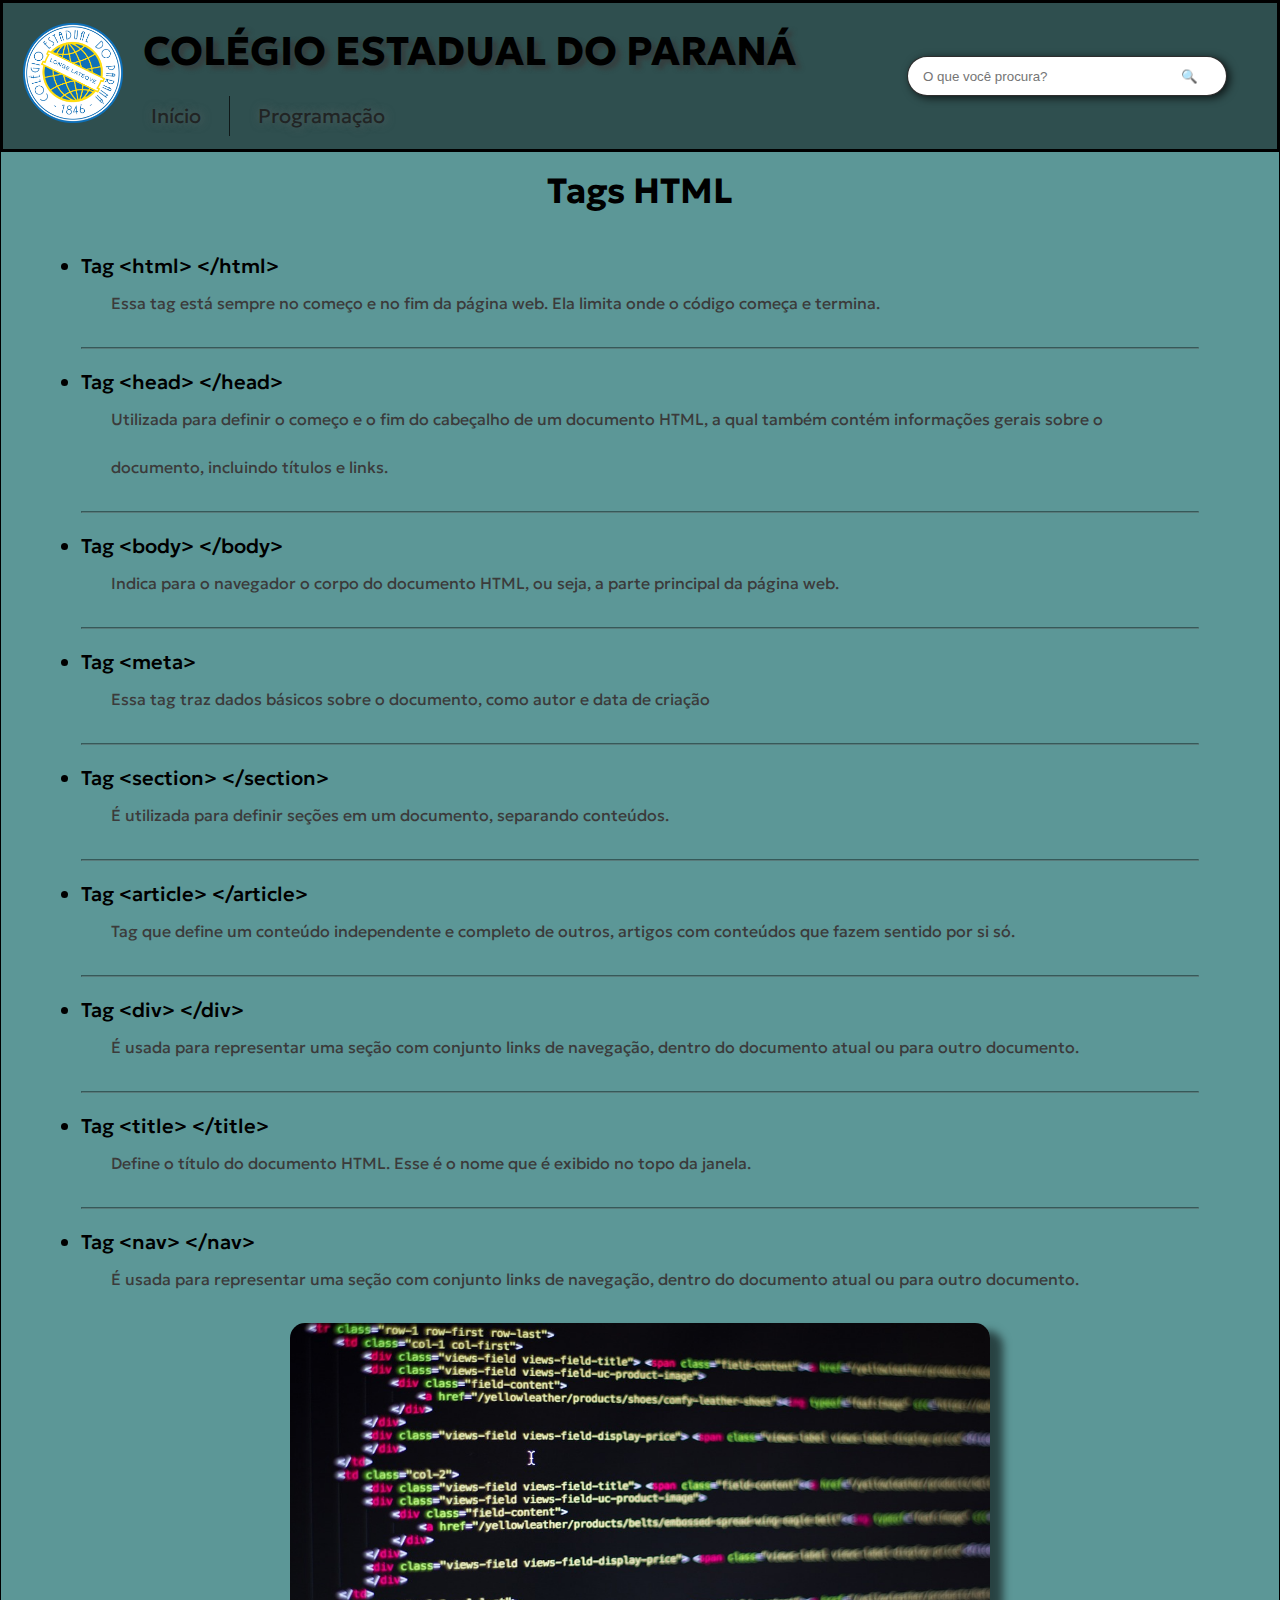
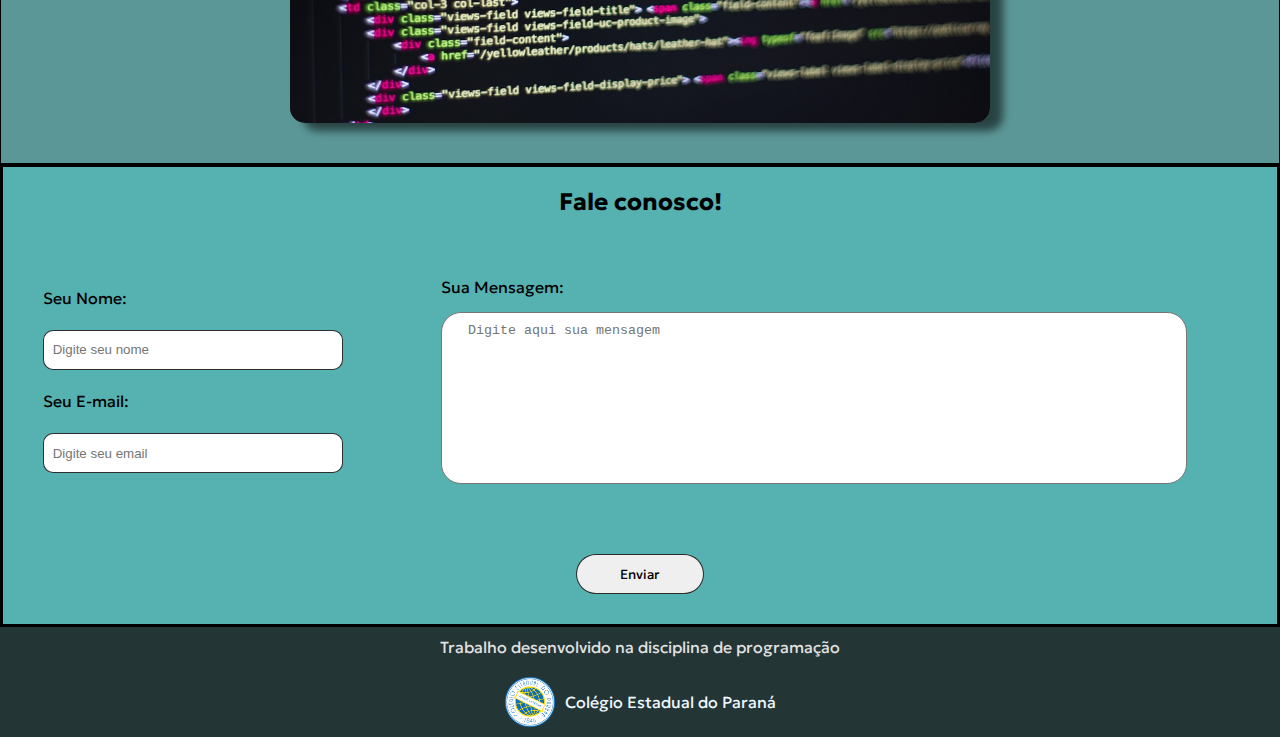
<file: trabalho-prog-1.html>
<!DOCTYPE html>
<html lang="pt-br">
<head>
    <meta charset="UTF-8">
    <meta name="viewport" content="width=device-width, initial-scale=1.0">
    <title>Programação - Trabalho 1</title>
    <link rel="stylesheet" href="CSS/style.css">
    <link rel="stylesheet" href="CSS/robotica.css">
    <link rel="stylesheet" href="CSS/trabalho-prog-1.css">
    <link rel="shortcut icon" href="Imagens/logonova.png" type="image/x-icon">
    <link rel="stylesheet" href="https://fonts.googleapis.com/css2?family=Material+Symbols+Outlined:opsz,wght,FILL,GRAD@20..48,100..700,0..1,-50..200" />
    <script>
        window.onload = function() {
            window.location.href = '#cabeçalho'; 
        };
    </script>
</head>
<body>
    <header id="cabeçalho">
    <div class="inicio">
        <div class="inicio-mobile">
                <img id="burger" src="Imagens/menu-aberto.png" alt="Menu" onclick="clickMenu()">
                <a href="https://www.cep.pr.gov.br/" target="_blank"><img id="logo" src="Imagens/logonova.png" alt="Logo-CEP"></a>
            </div>
        <div class="menu">
            <div class="menu-mobile">
                    <div class="navbar">
                        <nav>
                            <ul class="menu-list">
                                <li><a href="index.html">Início</a></li> 
                                <li><a href="programacao.html">Programação</a></li>
                            </ul>
                        </nav>
                    </div>
                </div>
                <nav class="bar">
                    <a href="https://www.cep.pr.gov.br/" target="_blank"><img id="logo-pc" src="Imagens/logonova.png" alt="Logo-CEP"></a>
                    <div class="home">
                        <h1>COLÉGIO ESTADUAL DO PARANÁ</h1>
                        <ul class="menu-list">
                            <li><a href="index.html">Início</a></li>
                            <li><a href="programacao.html">Programação</a></li>
                        </ul>
                    </div>
                </nav>
                <input type="search" id="searchInput" placeholder="O que você procura?                                    🔍">
                
                
        </div>
    </div>
    <script>
        function clickMenu() {
            
            let navbar = document.querySelector('.navbar')
            
            if(navbar.style.display == 'block') {
                
                navbar.style.display = 'none'
                
            } else {
                
                navbar.style.display = 'block'
            }
    
        }
       
    </script>
    </header>

    <main>
        <article class="tags">
                <h1>Tags HTML</h1>
                <ul>
                    <li>Tag &lt;html&gt; &lt;/html&gt; 
                        <p>Essa tag está sempre no começo e no fim da página web. Ela limita onde o código começa e termina.</p>
                    </li> <hr>
                    <li>Tag &lt;head&gt; &lt;/head&gt; 
                        <p>Utilizada para definir o começo e o fim do cabeçalho de um documento HTML, a qual também contém informações gerais sobre o documento, incluindo títulos e links.</p>
                    </li> <hr>
                    <li>Tag &lt;body&gt; &lt;/body&gt; 
                        <p>Indica para o navegador o corpo do documento HTML, ou seja, a parte principal da página web.</p>
                    </li> <hr>
                    <li>Tag &lt;meta&gt; 
                        <p>Essa tag traz dados básicos sobre o documento, como autor e data de criação</p>
                    </li> <hr>
                    <li>Tag &lt;section&gt; &lt;/section&gt; 
                        <p>É utilizada para definir seções em um documento, separando conteúdos.</p>
                    </li> <hr>
                    <li>Tag &lt;article&gt; &lt;/article&gt; 
                        <p>Tag que define um conteúdo independente e completo de outros, artigos com conteúdos que fazem sentido por si só.</p>
                    </li> <hr>
                    <li>Tag &lt;div&gt; &lt;/div&gt; 
                        <p>É usada para representar uma seção com conjunto links de navegação, dentro do documento atual ou para outro documento.</p>
                    </li> <hr>
                    <li>Tag &lt;title&gt; &lt;/title&gt; 
                        <p>Define o título do documento HTML. Esse é o nome que é exibido no topo da janela.</p>
                    </li> <hr>
                    <li>Tag &lt;nav&gt; &lt;/nav&gt; 
                        <p>É usada para representar uma seção com conjunto links de navegação, dentro do documento atual ou para outro documento.</p>
                    </li>
                </ul>
                <div class="imagem"><img src="Imagens/foto-tag.jpg" alt="Foto-tags"></div>
            </article> 


        <section id="formulario">
            <h2>Fale conosco!</h2>
            <form action="https://formspree.io/f/meqboypg" method="POST">
                
                <div class="form">
                    <div class="name-email">
                        <label for="nome">Seu Nome:</label>
                        <input type="text" name="name" id="nome" placeholder=" Digite seu nome" required autocomplete="name" autofocus>
                        <label for="email">Seu E-mail:</label>
                        <input type="email" name="mail" id="email" placeholder=" Digite seu email" required autocomplete="email">
                    </div>
                    <div class="msg">
                        <label for="mensagem">Sua Mensagem:</label>
                        <textarea name="message" id="mensagem" cols="30" rows="10" placeholder="  Digite aqui sua mensagem" required minlength="5" maxlength="100" ></textarea>
                    </div>
                </div>

                <input type="submit" id="acionar" name="submeter" value="Enviar">
        
            </form>
        </section>
    </main>
    <footer>
        <p class="text-footer">Trabalho desenvolvido na disciplina de programação</p> 
        <p class="cep"><img src="Imagens/logonova.png" alt="Logo-CEP"> <a href="https://www.cep.pr.gov.br/">Colégio Estadual do Paraná</a></p>
    </footer>
</body>
</html>
</file>
<file: CSS/style.css>
@charset "UTF-8";

@import url('https://fonts.googleapis.com/css2?family=Gabarito:wght@500&family=Geologica&family=Tektur:wght@500&display=swap');

@media (min-width: 1001px) {

    @import url('https://fonts.googleapis.com/css2?family=Geologica&family=Tektur:wght@500&display=swap');

:root {

    --fundo-article: #76bfbf;
    --fundo-header: #2f4f4f;
    --fundo-slides: #599393;
    --fundo-integrantes: #2b4a4a;
    --fundo-form: #56b1b1;
    --fundo-footer: rgb(35, 53, 53);
    
}
* {

    margin: 0%;
    padding: 0%;
    box-sizing: border-box;
    
}
body {

    background-color: var(--fundo-form);
    overflow-x: hidden;

}
img {

    height: 100px;
    width: 100px;
}
header {
    
    background-color: var(--fundo-header);
    border: 3px solid black;
}
.inicio {

    display: flex;
    font-family: 'Geologica', sans-serif;
    font-size: 20px;
    
    
}
#logo {

    display: none;
}
#logo-pc {

    height: 100px;
    width: 100px;
    margin: 20px;
    
}

.menu {

    display: flex;
    align-items: center;
    font-family: 'Geologica', sans-serif;
    font-size: 20px;
    position: fixed;
    top: 0;
    left: 0;
    width: 100%;
    background-color: var(--fundo-header);
    border-bottom: 1px solid black;
    z-index: 1000;
    border: 3px solid black;
   
    
    
}
.menu-list li:nth-child(1), .menu-list li:nth-child(2), .menu-list li:nth-child(3) {
    border-right: 1px solid rgba(0, 0, 0, 0.678);
    padding-right: 20px;
}
.menu #searchInput {

    margin-left: auto;
    margin-right: 50px;
}

.home h1 {
    margin-top: 9px;
    margin-bottom: 20px;
}
.menu-list {

    list-style: none;
    display: flex;
    gap: 20px;

}
.menu-list a {
    
    text-decoration: none;
    color: #1e1e1ee2;
    padding: 7px 8px;
    border-radius: 5px;
    text-shadow: rgba(112, 112, 112, 0.595) 1px 0px 10px;
    transition: transform 0.3s ease-in-out;
}
.menu-list a:hover {

    background-color: rgba(0, 0, 0, 0.048);
    border-bottom: 2px solid rgba(0, 0, 0, 0.495);
    transform: scale(1.05);
    
}

.bar  {

    display: flex;
    
}
.bar ul li a {

    display: flex;
    float: inline-start;
}

.home {

    display: flex;
    justify-content: center;
    flex-direction: column;
}
.home h1{

    text-shadow: 5px 4px 4px rgba(55, 55, 55, 0.688);

}
.titulo {

    display: flex;
    flex-direction: column;
    justify-content: center;
    align-items: center;
    padding: 125px 0px 30px;
    font-family: 'Geologica', sans-serif;
}
.titulo p {
    
    color: rgb(165, 165, 165);
}

article {
    
    background-color: var(--fundo-article);
    display: flex;
    align-items: center;
    justify-content: center;
    border: 1.5px solid black;
    margin-top: 142px;
    
    
}
.texto {
    
    
    font-family: 'Geologica', sans-serif;
    text-align: justify;
    width: 550px;
    
    
}
.texto h1 {

    font-size: 30px;
    
}
.texto p {

    font-size: 1.1em;
    margin-right: 115px;
}
article img {
    
    height: 350px;
    width: 350px;
    

    
    
}
#slides {
    
    background-color: var(--fundo-slides);
    text-align: center;
    font-family: 'Geologica', sans-serif;
    border: 3px solid black;
    
}
#slides h2{
    
    padding: 15px;
}
.slide-list {
    
    overflow: hidden;
}
.lista-fotos {
    
    list-style-type: none;
    margin: 10px 0;
    padding: 0;
    width: 400%;
    position: relative;
    left: 0%;
    display: grid;
    grid-auto-flow: column;
    grid-auto-columns: 1fr;
    --selected-item: 0;
    position: relative;
    left: calc(var(--selected-item) * -100%);
    transition: left 0.4s cubic-bezier(0.680, -0.550, 0.265, 1.550);
    --total-items: 4;
    width: calc(var(--total-items) * 100%);
    
    
}
#slides img {

    border-radius: 20px;
}
#slides img:hover {

    border: 2px solid rgba(0, 0, 0, 0.6);
    box-shadow: rgba(0, 0, 0, 0.57) 0.3em 0.3em 0.3em 
}
.redondo {
    
    width: 400px;
    height: 350px;
    
}
#bolinhas {
    
    display: flex;
    justify-content: center;
    padding-bottom: 20px;
    
}
.slides-bolinha {

    width: 15px;
    height: 15px;
    
    margin-right: -35px;
    transform: translate(-25px);
    
}

#integrantes {
    
    background-color: var(--fundo-integrantes);
    color: white;
    
}
#integrantes h2 {
    
    font-family: 'Geologica', sans-serif;
    text-align: center;
    padding: 40px;
    font-size: 35px;
    text-shadow: rgba(184, 184, 184, 0.658) 1px 1px 2px;
    color: rgb(0, 0, 0);
}
.int-1, .int-2{
    
    display: flex;
    align-items: center;
    justify-content: space-evenly;
    padding-top: 30px;
    padding-bottom: 30px;
    
}
.int-1 img, .int-2 img {
    
    width: 70%;
    height: 100%;
    border-radius: 10px;
    box-shadow: rgba(245, 245, 245, 0.289) 3px 2px 8px 0px;
    transition: transform 0.3s ease-in-out;
}
.int-1 img:hover, .int-2 img:hover {

    transform: scale(1.05);
  }

.int-1 figure, .int-2 figure  {
    
    display: flex;
    flex-direction: column;
    justify-content: center;
    align-items: center;
    text-align: justify;
    width: 250px ;
}
.int-1 figcaption, .int-2 figcaption {
    
    padding: 10px;
    font-family: 'Geologica', sans-serif;
    
}
.int-1 strong, .int-2 strong {
    
    font-size: 20px;
    
}

#formulario {
    
    background-color: var(--fundo-form);
    font-family: 'Geologica', sans-serif;
    border: 3px solid black;
}
#formulario h2 {
    
    text-align: center;
    padding: 20px;
}
.inicio input { 

    width: 320px;
    height: 40px;
    border-radius: 20px;
    border: 1px solid rgba(0, 0, 0, 0.821);
    padding: 10px;
    padding-left: 15px;
    box-shadow: 3px 2px 8px rgba(0, 0, 0, 0.719);
    
}
#formulario input { 

    display: block;
    width: 300px;
    height: 40px;
    border-radius: 10px;
    border: 1px solid rgba(0, 0, 0, 0.821);
    padding: 5px;
    
}
.form {
    
    display: flex;
     padding: 40px;
    
}
.name-email {

    display: flex;
    flex-direction: column;
    justify-content: space-around;
    flex: 1;
    
}
#nome, #email {

    border-radius: 10px;
}
.msg {

    display: flex;
    flex-direction: column;
    flex: 2;
    gap: 15px;

}
#formulario #acionar {

    
    margin: 30px auto;
    width: 10%;
    border-radius: 20px;
    cursor: pointer;
    font-family: 'Geologica', sans-serif;
    transition: transform 0.3s ease-in-out;

   


}
#formulario #acionar:hover {

    transform: scale(1.05);
    box-shadow: 2px 3px 5px rgba(0, 0, 0, 0.525);
}
#mensagem {

    resize: none;
    border-radius: 20px;
    padding: 10px;
    margin-right: 50px;
    
}
footer {

    background-color: var(--fundo-footer);
    color: rgb(225, 225, 225);
    font-family: 'Geologica', sans-serif;
    display: flex;
    flex-direction: column;
    justify-content: center;
    align-items: center;
    
}
footer p {

    padding: 10px;
}
footer img {

    height: 50px;
    width: 50px;
}
footer a {
    text-decoration: none;
    color: aliceblue;
    padding-left: 10px;
}
footer a:hover {

    color: #0b162e;
}
.cep {

    display: flex;
    align-items: center;

}
#burger {

    display: none;
}
.navbar {

    display: none;
}
}
@media (max-width: 1000px) {

    @import url('https://fonts.googleapis.com/css2?family=Geologica&family=Tektur:wght@500&display=swap');

    :root {
    
        --fundo-article: #76bfbf;
        --fundo-header: #2f4f4f;
        --fundo-slides: #599393;
        --fundo-integrantes: #2b4a4a;
        --fundo-form: #56b1b1;
        --fundo-footer: rgb(35, 53, 53);
        
    }
    * {
    
        margin: 0%;
        padding: 0%;
        box-sizing: border-box;
    }
    html {

        overflow-x: hidden;
    }
    body {
    
        background-color: var(--fundo-form);
        overflow-x: hidden;
    }
    img {
    
        height: 100px;
        width: 100px;
    }
    header {
        
        background-color: var(--fundo-header);
        width: 100%;
        border: 1px solid black;
        position: relative;
        
    }
    .inicio {
    
        display: flex;
        font-family: 'Geologica', sans-serif;
        font-size: 20px;
        flex-direction: column;
        
        
    }
    .home h1 {

        font-size: 20px;
        padding: 15px;
        padding-top: 0px;
    }
    .home h1{

        text-shadow: 5px 4px 4px rgba(55, 55, 55, 0.688);
    
    }
    .menu-mobile {

        display: flex;
        flex-direction: column;
        justify-content: center;
        align-items: center;
        
        
    }
    #logo-pc {

        display: none;
    }
    #logo{ 

        height: 80px;
        width: 80px;
        margin: 20px;
        
    }
    .inicio-mobile {

        display: flex;
        justify-content: flex-end;
        align-items: center;
          
    }



    .titulo h1::after {
        content: "";
        display: inline-block;
        width: 40px; 
        height: 40px; 
        background-image: url('../Imagens/icons8-bot-50.png'); 
        background-size: cover; 
        margin-left: 10px;
    }
    .inicio img {
    
        height: 70px;
        width: 70px;
        margin: 20px;
        
        
    }
    .menu {
    
        display: flex;
        flex-direction: column;
        align-items: center;
        font-family: 'Geologica', sans-serif;
        font-size: 20px;
        top: 0;
        width: 100%;
        background-color: var(--fundo-header);
        
       
        
        
    }
    .menu-list {
    
        list-style: none;
        display: flex;
        gap: 20px;
        
    }
    .menu-list a {
    
        text-decoration: none;
        color: #1e1e1ee2;
        padding: 7px 8px;
        border-radius: 5px;
        text-shadow: rgba(112, 112, 112, 0.595) 1px 0px 10px;
        transition: transform 0.3s ease-in-out;
        
    }
    .menu-list a:hover {
    
        background-color: rgba(0, 0, 0, 0.048);
        border-bottom: 2px solid rgba(0, 0, 0, 0.495);
        transform: scale(1.05);
    }
    .navbar {

        
        background-color: #f0f0f0;
        display: none;
        position: absolute;
        top: 85px;
        left: 0px;
        padding: 20px;
        background-color: #c1f9f9;
        border-radius: 5px;
        text-shadow: rgba(0, 0, 0, 0.595) 1px 0px 10px;
        
        
    }
    
    .navbar .menu-list {
    
        display: flex;
        flex-direction: column;
        justify-content: flex-start;
        background-color: #c1f9f9;;
        
        
    }
    .navbar a:hover {

        background-color: rgba(0, 0, 0, 0.048);
    }
    .bar .menu-list {

        display: none;
    }
    .bar ul li a {
    
        display: flex;
        float: inline-start;
    }
    .titulo {
    
        display: flex;
        flex-direction: column;
        justify-content: center;
        align-items: center;
        padding: 25px 0px 30px;
        font-family: 'Geologica', sans-serif;
        border-top: 1px solid black;
        font-size: 12px;
    }
    .titulo p {
        
        color: rgb(165, 165, 165);
    }
    
    article {
        
        background-color: var(--fundo-article);
        display: flex;
        flex-direction: column;
        align-items: center;
        justify-content: center;
        border: 1.5px solid black;
        
        
    }
    .texto {
        
        padding: 30px 30px 0px 30px;
        font-family: 'Geologica', sans-serif;
        text-align: justify;
        flex: 1
        
    }
    .texto h1 {
    
        font-size: 30px;
        height: 50px;
        width: 300px;


    }
    .texto p {
    
        font-size: 1.1em;
    }
    article img {
        
        width: 400px;
        height: 100vh;
        padding: 50px 50px 50px 50px;
        flex: 1;
    }
    #slides {
        
        background-color: var(--fundo-slides);
        text-align: center;
        font-family: 'Geologica', sans-serif;
        border: 1.5px solid black;
        
    }
    #slides h2{
        
        padding: 15px;
    }
    .slide-list {
        
        overflow: hidden;
    }
    .lista-fotos {
        
        list-style-type: none;
        margin: 10px 0;
        padding: 0;
        width: 400%;
        position: relative;
        left: 0%;
        display: grid;
        grid-auto-flow: column;
        grid-auto-columns: 1fr;
        --selected-item: 0;
        position: relative;
        left: calc(var(--selected-item) * -100%);
        transition: left 0.4s cubic-bezier(0.680, -0.550, 0.265, 1.550);
        --total-items: 4;
        width: calc(var(--total-items) * 100%);
        
        
    }
    #slides img {
    
        border-radius: 20px;
        width: 300px;
        height: 300px;
        
    }
    #slides img:hover {

        border: 2px solid rgba(0, 0, 0, 0.6);
        box-shadow: rgba(0, 0, 0, 0.57) 0.3em 0.3em 0.3em 
    }
    .redondo {
        
        width: 40vw;
        height: 40vh;
        
    }
    #bolinhas {
        
        display: flex;
        justify-content: center;
        padding-bottom: 20px;
        
    }
    .slides-bolinha {
    
        width: 15px;
        height: 15px;
        
        margin-right: -35px;
        transform: translate(-25px);
        
        
    
        
    }
    
    #integrantes {
        
        background-color: var(--fundo-integrantes);
        color: white;
        border: 1.5px solid black;
    }
    #integrantes h2 {
        
        font-family: 'Geologica', sans-serif;
        text-align: center;
        padding: 40px;
        font-size: 35px;
        text-shadow: rgba(255, 255, 255, 0.321) 1px 1px 2px;
        color: rgb(131, 131, 131);
    }
    .int-1, .int-2{
        
        display: flex;
        flex-direction: column;
        padding-left: 30px;
        padding-right: 40px;
        padding-top: 0px;
        padding-bottom: 0px;
        
    }
    .int-1 img, .int-2 img {
        
        width: 9em;
        height: 100%;
        border-radius: 10px;
        box-shadow: rgba(245, 245, 245, 0.289) 3px 2px 8px 0px;
        margin-bottom: 25px;
    }
    .int-1 figure, .int-2 figure {
        
        display: flex;
        flex-direction: row;
        justify-content: left;
        align-items: center;
        text-align: justify;
        width: 100% ;
        margin-bottom: 20px;
    }
    .int-1 figcaption, .int-2 figcaption {
        
        
        padding: 20px;
        font-family: 'Geologica', sans-serif;
        font-size: 15px;
        
    }
    .int-1 strong, .int-2 strong {
        
        font-size: 20px;
        
    }
    
    #formulario {
        
        background-color: var(--fundo-form);
        font-family: 'Geologica', sans-serif;
        border: 1.5px solid black;
    }
    #formulario h2 {
        
        text-align: center;
        padding: 20px;
        padding-bottom: 0px;
    }
    .inicio input { 
        
        display: block;
        margin: auto;
        margin-bottom: 30px;
        width: 300px;
        height: 40px;
        border-radius: 5px;
        border: 1px solid rgba(0, 0, 0, 0.821);
        padding: 5px;
        justify-content: center;
        
        
    }
    #formulario input { 

        display: block;
        width: 300px;
        height: 40px;
        border-radius: 10px;
        border: 1px solid rgba(0, 0, 0, 0.821);
        padding: 5px;
        
    }
    .form {
        
        display: flex;
        flex-direction: column;
        padding: 10px 40px;
        
        
    }
    .name-email {
    
        display: flex;
        flex-direction: column;
        justify-content: space-around;
        flex: 1;
        
    }
    .name-email label {
        
        padding:15px 0px 5px 0px;
        
    }
    #nome, #email {
        
        border-radius: 10px;
    }
    .msg {
        
        padding-top: 15px;
        display: flex;
        flex-direction: column;
        flex: 2;
        gap: 5px;
    
    }
    
    #formulario #acionar {
    
        
        margin: 10px auto;
        width: 30%;
        border-radius: 20px;
        cursor: pointer;
        font-family: 'Geologica', sans-serif;
        transition: transform 0.3s ease-in-out;
    
    }
    #formulario #acionar:hover {

        transform: scale(1.05);
        box-shadow: 2px 3px 5px rgba(0, 0, 0, 0.525);
    }
    #mensagem {
    
        resize: none;
        border-radius: 20px;
        padding: 10px;
        margin-right: 50px;
        
    }
    footer {
    
        background-color: var(--fundo-footer);
        color: rgb(225, 225, 225);
        font-family: 'Geologica', sans-serif;
        display: flex;
        flex-direction: column;
        justify-content: center;
        align-items: center;
        border: 1.5px solid black;
    }
    footer p {
    
        padding: 10px;
    }
    footer .text-footer {
        
        text-align: center;
    }
    footer img {
    
        height: 50px;
        width: 50px;
    }
    footer a {
        text-decoration: none;
        color: aliceblue;
        padding-left: 10px;
    }
    footer a:hover {
    
        color: #0b162e;
    }
    .cep {
    
        display: flex;
        align-items: center;
    
    }
    #burger {

        width: 50px;
        height: 50px;
        cursor: pointer;
        position: absolute;
        left: 0;
    
    }
}
</file>
<file: CSS/robotica.css>
@media (min-width: 1001px) {

    .menu-list li:nth-child(1) {

        border-right: 1px solid rgba(0, 0, 0, 0.678);
        padding-right: 20px;
    }
    article:nth-child(2) {
        margin: 0%;
        background-color: var(--fundo-slides);

    }
    article:nth-child(2) img {

        margin: 50px;
        margin-left: 0px;
        width: 350px;
        height: 300px;
        border-radius: 20px;
        box-shadow: rgba(0, 0, 0, 0.57) 0.3em 0.3em 0.3em;
    }
    article:nth-child(2) .texto {

        margin-left: 60px;
    }
    article:nth-child(2) .texto p {

        margin-right: 80px;
        padding-top: 20px;
    }
    .texto h1::after {

        content: "";
        display: inline-block;
        width: 40px; 
        height: 37px; 
        background-image: url('../Imagens/icons8-bot-50.png'); 
        background-size: cover; 
        margin-left: 10px;

    }
    article:nth-child(2) .texto h1::after {

        background-image: none;
    }
    .menu-list li:nth-child(2) {

        border-right: none;
        padding-right: 0px;

    }

}

@media (max-width: 1000px) { 

    html{

        overflow-x: hidden
    }

    article:nth-child(2) {
        margin: 0%;
        background-color: var(--fundo-slides);

    }
    article:nth-child(2) img {

        margin: auto;
        margin: 50px 0px;
        width: 250px;
        height: 250px;
        border-radius: 20px;
        box-shadow: rgba(0, 0, 0, 0.57) 0.3em 0.3em 0.3em;
        padding: 0px;
    }

    article:nth-child(2) .texto p {

        margin-right: 0px;
        padding-top: 0px;
    }
    .texto h1::after {

        content: "";
        display: inline-block;
        width: 40px; 
        height: 37px; 
        background-image: url('../Imagens/icons8-bot-50.png'); 
        background-size: cover; 
        margin-left: 10px;

    }
    article:nth-child(2) .texto h1::after {

        background-image: none;
    }

}
</file>
<file: CSS/trabalho-1.css>
@media (min-width: 1001px) {

    article:nth-child(1) {

        background-color: var(--fundo-article);
        margin-top: 142px;

    }
    article {

        margin: 0%;
    }

    article img {

        margin: 50px;
        margin-left: 0px;
        width: 350px;
        height: 300px;
        border-radius: 20px;
        box-shadow: rgba(0, 0, 0, 0.57) 0.3em 0.3em 0.3em;
    }
    article .texto {

        margin-left: 60px;
    }
    article .texto p {

        margin-right: 80px;
        padding-top: 20px;
    }
    article .texto h1::after {

        background-image: none;
    }
    .materiais {

        background-color: #92c7c7;
    }
    .materiais .texto {

        padding-left: 50px;
    }
    .materiais .image {

        box-shadow: none;
        width: 30%;
    }

}
@media (max-width: 1000px) { 

    article:nth-child(1) {

        background-color: var(--fundo-article);

    }
    article {

        margin: 0%;
    }

    article img {

        margin: 50px auto;
        padding: 0px;
        width: 250px;
        height: 250px;
        border-radius: 20px;
        box-shadow: rgba(0, 0, 0, 0.57) 0.3em 0.3em 0.3em;
    }
    article .texto {

        margin-left: 60px;
        padding: 30px 30px 0px 0px;
    }
    article .texto h1 {

        font-size: 30px;
        height: 50px;
        width: 380px;
    }
    article .texto h1::after {

        background-image: none;
    }
    .texto p {

        margin-right: 50px;
    }
    .materiais {

        background-color: #92c7c7;
    }
    .materiais .texto {

        padding-left: 0px;
    }
    .materiais .image {

        box-shadow: none;
        margin: 50px auto;
        width: 350px;
        
    }
    article:nth-child(2) .texto p {

        font-size: 1.1em;
        margin-right: 50px;
        padding-top: 20px;
    }
    


}
</file>
<file: CSS/programacao.css>
@media (min-width: 1001px) {

    
    .container-1 .texto h1::after {

    content: "";
    display: inline-block;
    width: 45px; 
    height: 42px; 
    background-image: url('../Imagens/programacao.png'); 
    background-size: cover; 
    margin-left: 10px;
}
    .container-1 img {

        box-shadow: none;
    }
    .materiais img {

        box-shadow: none;
        width: 25%;
        margin-left: 30px;
    }
    .materiais .texto {

        word-spacing: normal;
        width: 540px;
        height: 114px;
        margin-left: 44px;
        margin-right: 120px;
    }
    .menu-list li:nth-child(1), .menu-list li:nth-child(2) {
        border-right: 1px solid rgba(0, 0, 0, 0.678);
        padding-right: 20px;
    }
    .menu-list li:nth-child(3) {
        
        border-right: none;
        
    }
    .materiais .image {

        width: 20%;
        margin-right: 108px;

    }
    .materiais .texto h1 {

        height: 39px;

    }

    
} 

@media (max-width: 1000px) { 

    .container-1 .texto h1::after {

        content: "";
        display: inline-block;
        width: 45px; 
        height: 42px; 
        background-image: url('../Imagens/programacao.png'); 
        background-size: cover; 
        margin-left: 10px;
    }
    .container-1 img {
    
        box-shadow: none;
    }
    .materiais img {
    
        box-shadow: none;
        width: 25%;
        margin-left: 30px;
    }
    .materiais .texto {
    
        word-spacing: normal;
        padding: 30px 30px 0px 50px;
        
    }
    .materiais .image {
    
        width: 250px;
    
    }
    .materiais .texto h1 {
        
        width: 95%;
        height: 50px;
        margin-right: 90px;
        text-align: left;
        
        

    }
    article .texto {

        margin: auto;
        padding-left: 50px;
        width: 100%;
    }
    article:nth-child(2) .texto p {

        margin-right: 20px;
        margin-top: 2.7em;
        
    }
    .texto p {
        margin-top: 30px;
        margin-right: 20px;
        font-size: 1.1em;

    }
    .texto { 

        margin-left: 0px;
        padding: 0px;
    }
    

}
</file>
<file: CSS/botoes.css>
@media (min-width: 1001px) {
    
    .menu-list li:nth-child(1), .menu-list li:nth-child(2) {
        border-right: 1px solid rgba(0, 0, 0, 0.678);
        padding-right: 20px;
    }
    .menu-list li:nth-child(2) {
        
        border-right: none;
        
    }
    .botao {

        display: flex;
        justify-content: center;
        align-items: center;
        

    }
    #buttons {

        background-color: #548e8e;
        margin-top: 142px;

    }
    #buttons h1 {

        font-family: 'Geologica', sans-serif;
        text-align: center;
        padding: 20px;
        font-size: 35px;
    }
    .botao-col-1, .botao-col-2, .botao-col-3 {

        display: flex;
        flex-direction: column;
        justify-content: center;
        align-items: center;
    }
    #psh, #tic, #tom{

        margin-bottom: 70px;
    }
    button {

        display: inline-block;
        padding: 32px 50px;
        font-family: 'Geologica', sans-serif;
        font-size: 24px;
        cursor: pointer;
        text-align: center;	

        color: #eeeeee;
        background-color: #5f5f5f;
        border: none;
        border-radius: 15px;
        border: 1px solid rgb(0, 0, 0);
        box-shadow: 4px 4px 0 2px #07070796;
        margin: 40px;
        transition: all 0.3s ease;
          
    }

    button:hover {
        
        background-color: #d1d1d1;
        color: black;
        transition: all 0.3s ease;
        
    }

    button:active {
    background-color: #414141;
    box-shadow: 2px 2px 0 2px #07070796;;
    transition: all 0.2s ease;
    }
    

} 

@media (max-width: 1000px) { 

    article .texto {

        margin: auto;
        padding-left: 50px;
        width: 100%;
    }
    article:nth-child(2) .texto p {

        margin-right: 20px;
        margin-top: 2.7em;
        
    }
    .texto p {
        margin-top: 30px;
        margin-right: 20px;
        font-size: 1.1em;

    }
    .texto { 

        margin-left: 0px;
        padding: 0px;
    }


    .botao {

        display: flex;
        flex-direction: column;
        justify-content: center;
        align-items: center;
        

    }
    #buttons {

        background-color: #548e8e;
    }
    #buttons h1 {

        font-family: 'Geologica', sans-serif;
        text-align: center;
        padding: 20px;
        font-size: 32px;
    }
    .botao-col-1, .botao-col-2, .botao-col-3 {

        display: flex;
        flex-direction: column;
        justify-content: center;
        align-items: center;
    }
    button {

        display: inline-block;
        padding: 32px 50px;
        font-family: 'Geologica', sans-serif;
        font-size: 20px;
        cursor: pointer;
        text-align: center;	

        color: #eeeeee;
        background-color: #5f5f5f;
        border: none;
        border-radius: 15px;
        border: 1px solid rgb(0, 0, 0);
        box-shadow: 4px 4px 0 2px #07070796;
        margin: 40px;
          
    }

    button:hover {
        
        background-color: #9c9c9c;
        color: rgb(6, 6, 6);
        transition: all 0.3s ease;
        

    }
    #tom {

        margin-bottom: 70px;
    }

    button:active {
    background-color: #414141;
    box-shadow: 2px 2px 0 2px #07070796;
    transition: all 0.2s ease;

    }
    

}
</file>
<file: CSS/trabalho-prog-1.css>
@media (min-width: 1001px) {
    .tags {

        background-color: #5c9797;
        font-family: 'Geologica', sans-serif;
        display: block;
        
    }
    .tags h1 {

        text-align: center;
        padding: 20px;
        font-size: 35px;
    }
    .tags ul {

        padding: 0px 80px;
    }
    .tags li {
        font-size: 20px;
        font-weight: 500;
        padding: 20px 0px
    }
    .tags li p {
        font-size: 16px;
        font-weight: normal;
        line-height: 3em;
        padding-left: 30px;
        color: #3b3b3b;
    }

    .imagem{

        display: flex;
        justify-content: center;
        align-items: center;

    }
    .tags hr {

        border-color: rgba(0, 0, 0, 0.403);
    }
    .imagem img {

        width: 700px;
        height: 400px;
        margin: 0px 40px 40px 40px;
        box-shadow: rgba(0, 0, 0, 0.559) 13px 8px 8px;
        border-radius: 15px;

    }
    .menu-list li:nth-child(2) {

        border-right: none;
        padding-right: 0px;

    }
}
@media (max-width: 1000px) { 

    .tags {

        background-color: #5c9797;
        font-family: 'Geologica', sans-serif;
        display: block;
        
    }
    .tags h1 {

        text-align: center;
        padding: 20px;
        font-size: 35px;
    }
    .tags ul {

        padding: 0px 80px;
    }
    .tags li {
        font-size: 20px;
        font-weight: 500;
        padding: 20px 0px
    }
    .tags li p {
        font-size: 16px;
        font-weight: normal;
        text-align: justify;
        line-height: 1.5em;
        padding: 10px 10px 0px 30px;
        color: #3b3b3b;
    }

    .imagem{

        display: flex;
        justify-content: center;
        align-items: center;

    }
    .tags hr {

        border-color: rgba(0, 0, 0, 0.403);
    }
    .imagem img {

        width: 40%;
        height: 40%;
        padding: 0px;
        margin: 20px 40px 40px 40px;
        box-shadow: rgba(0, 0, 0, 0.559) 13px 8px 8px;
        border-radius: 15px;

    }

}
</file>
